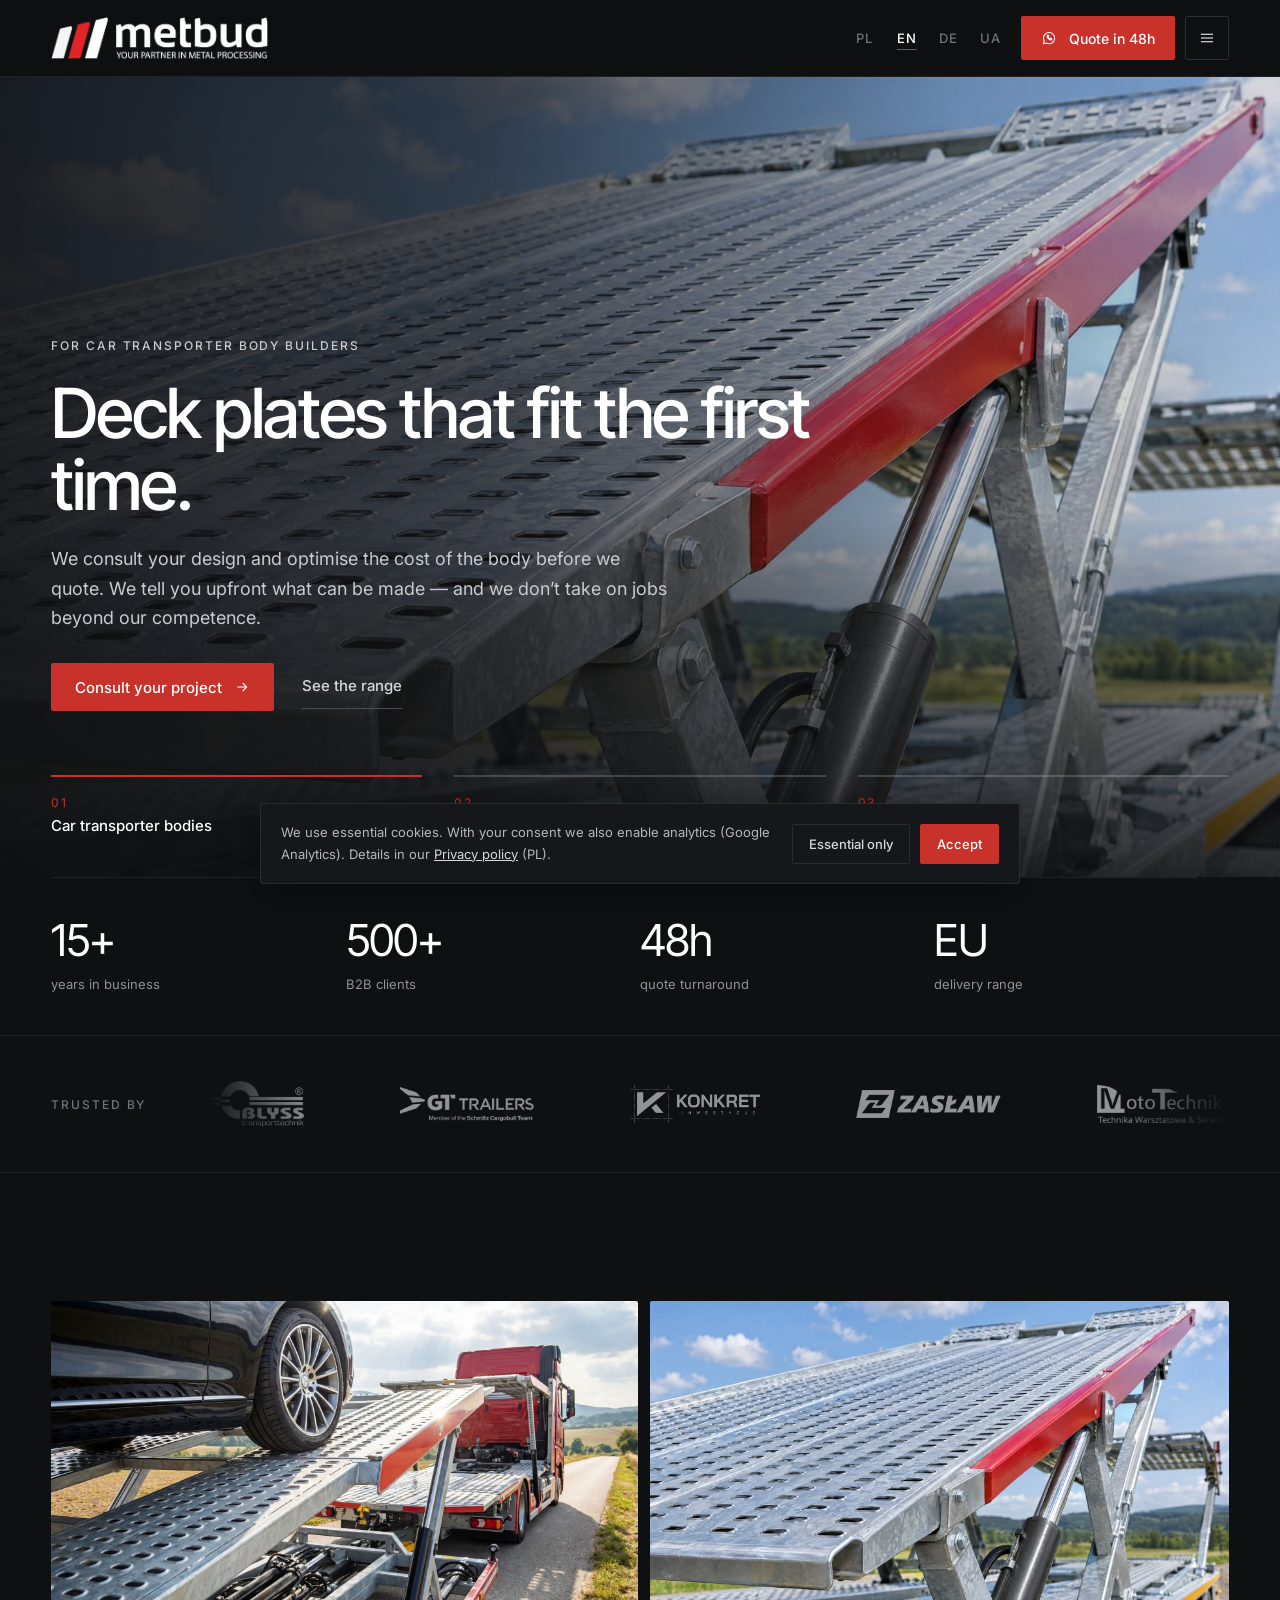
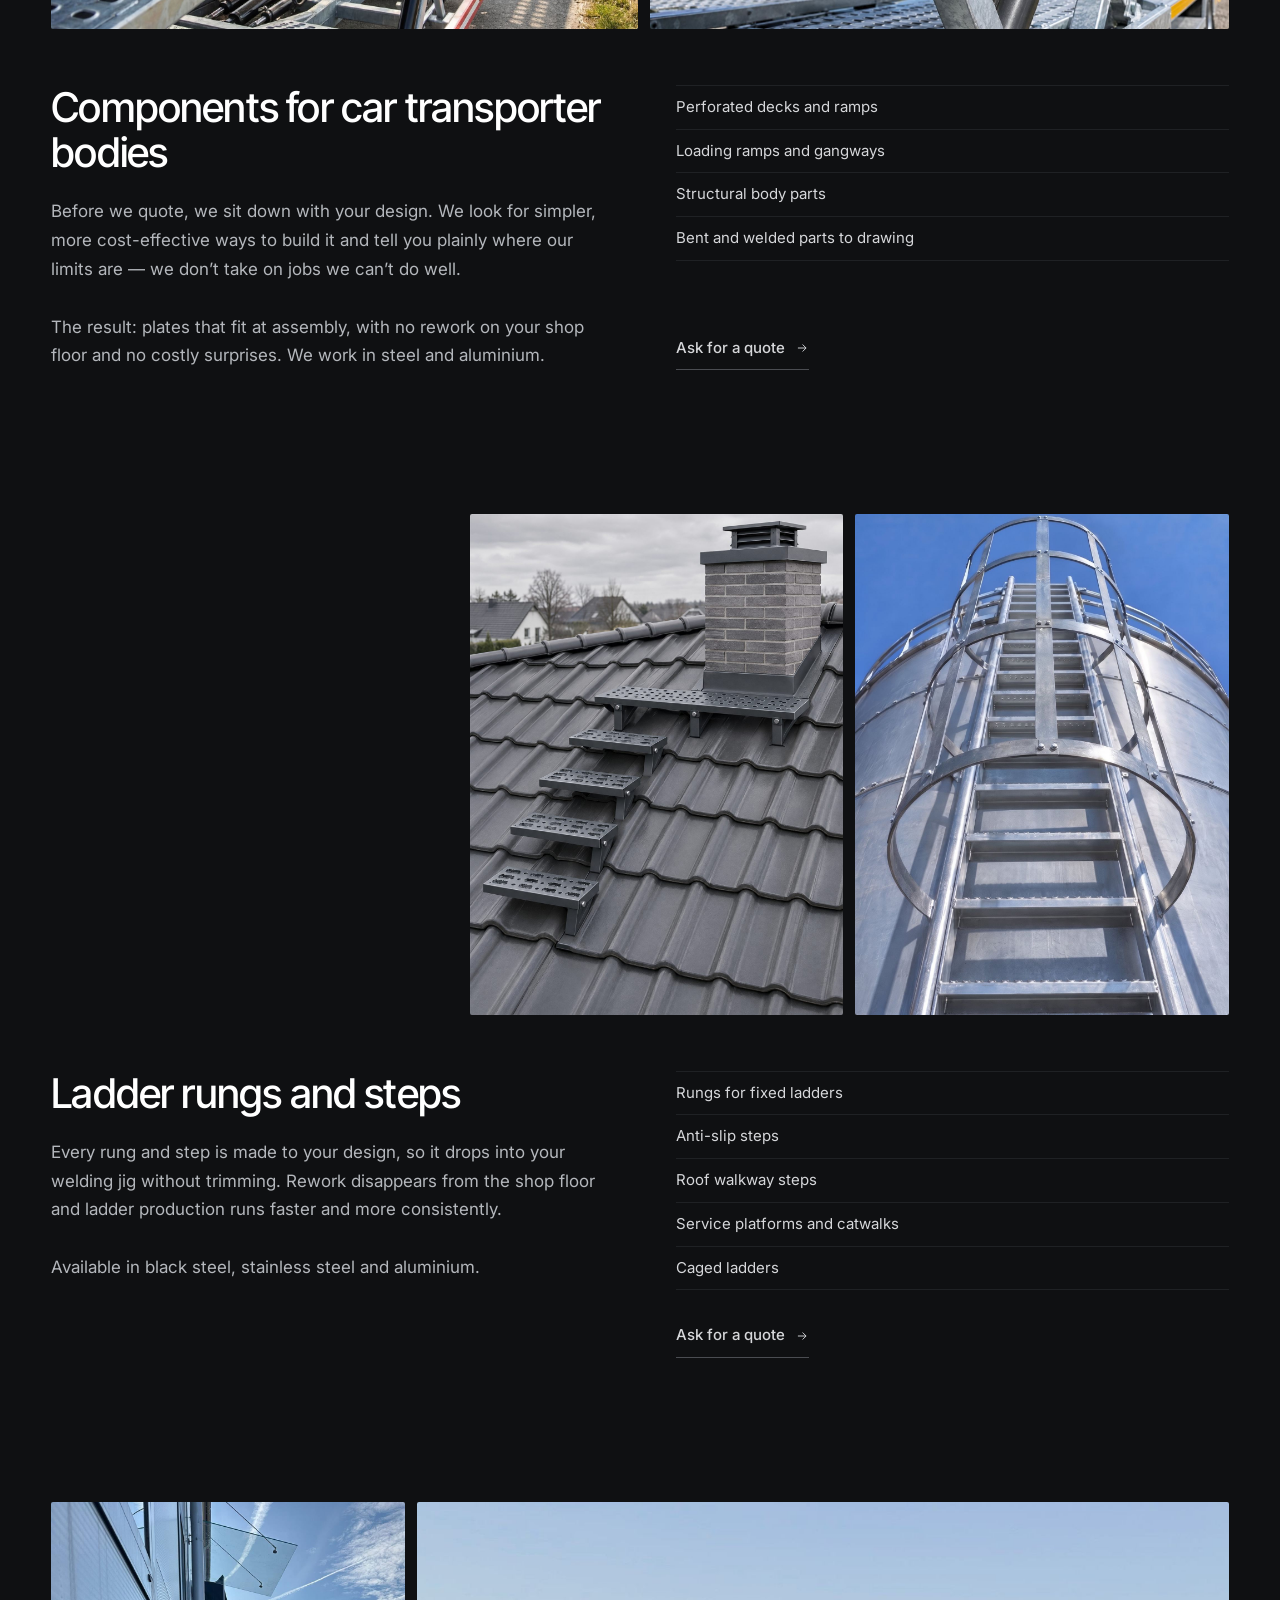
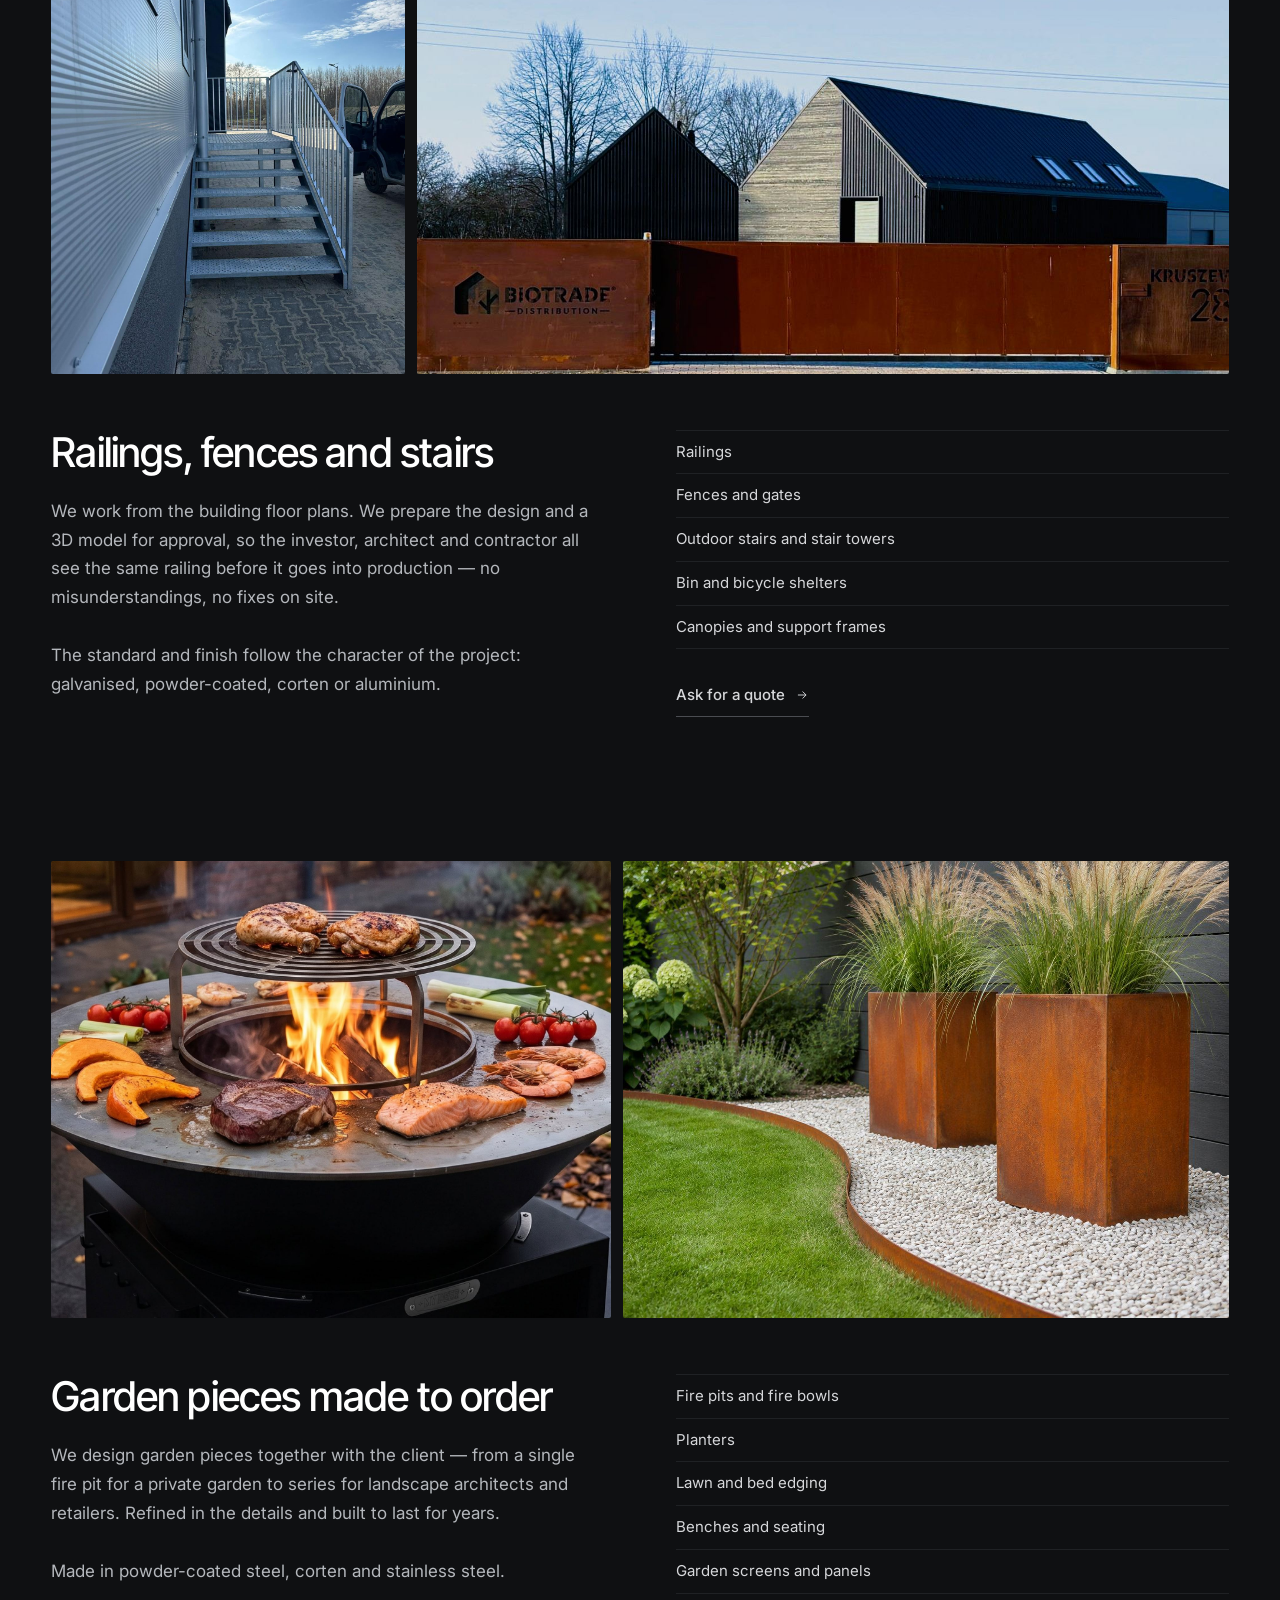
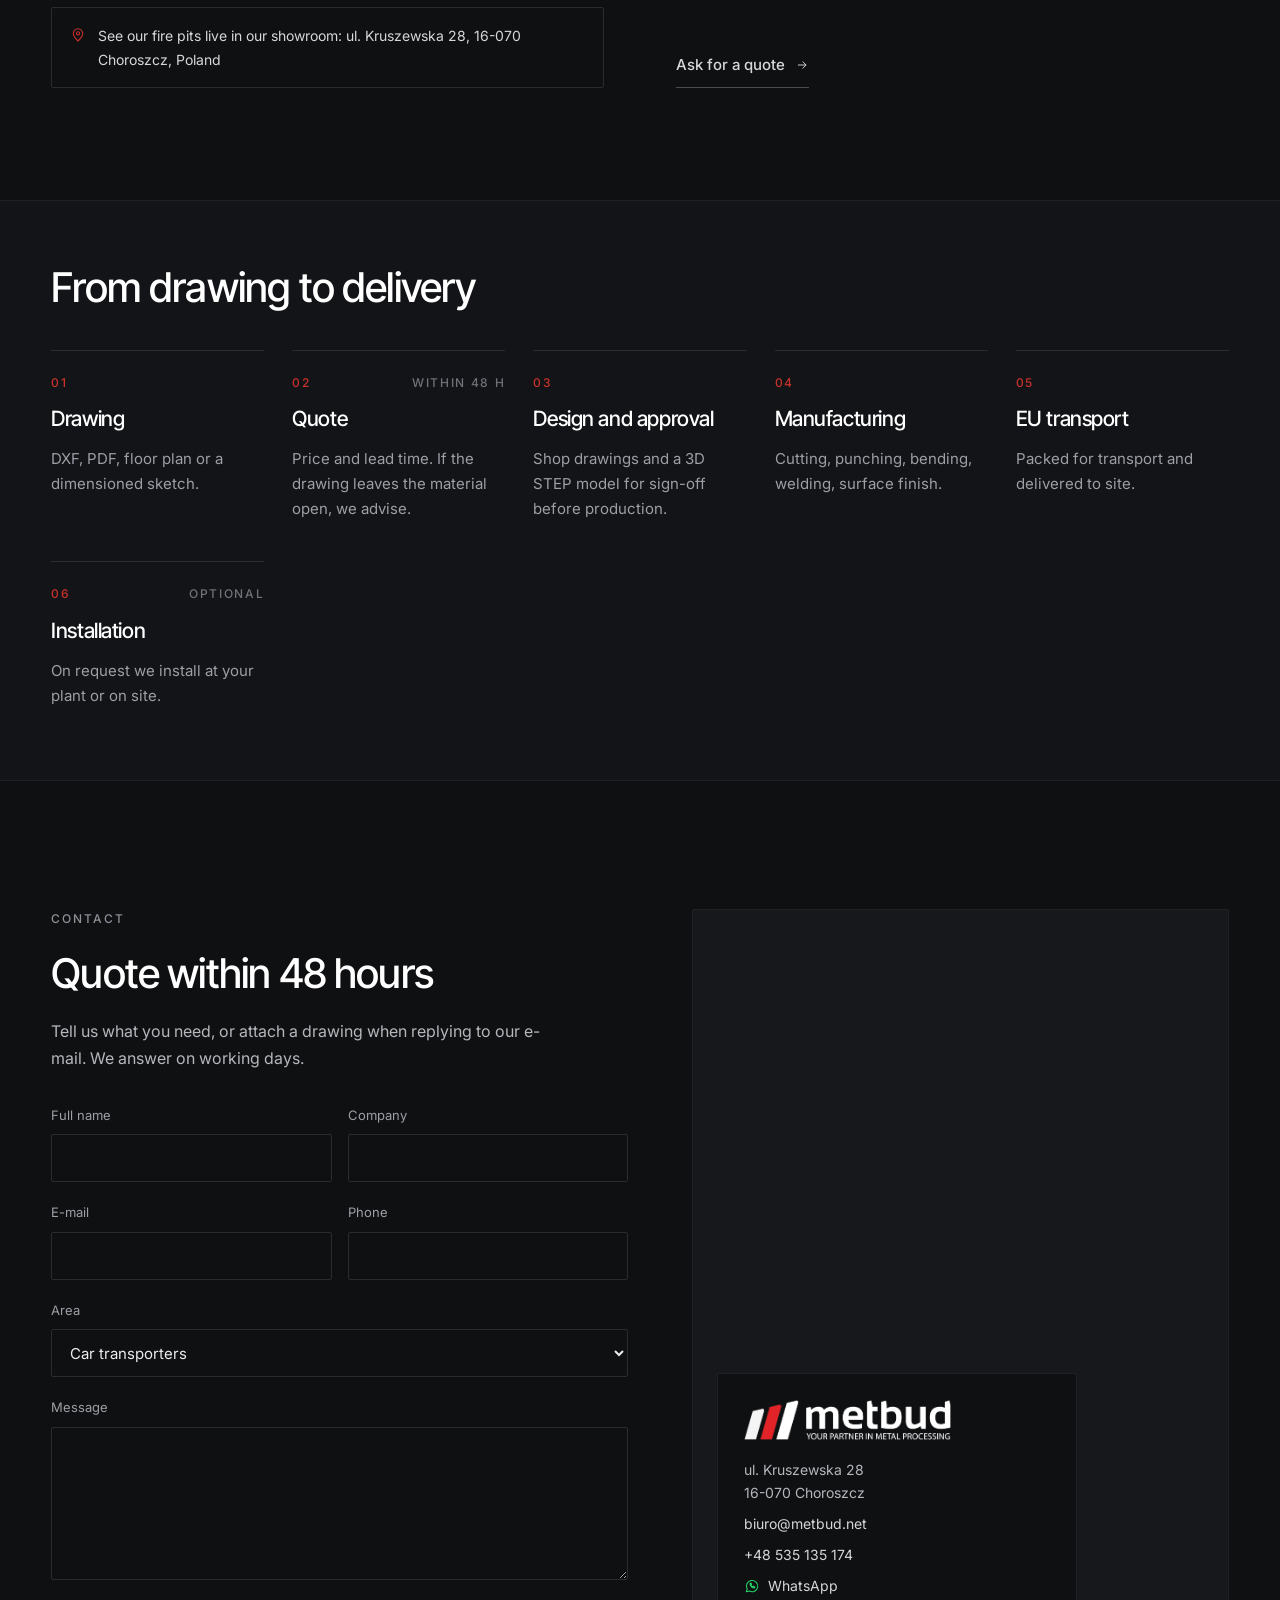
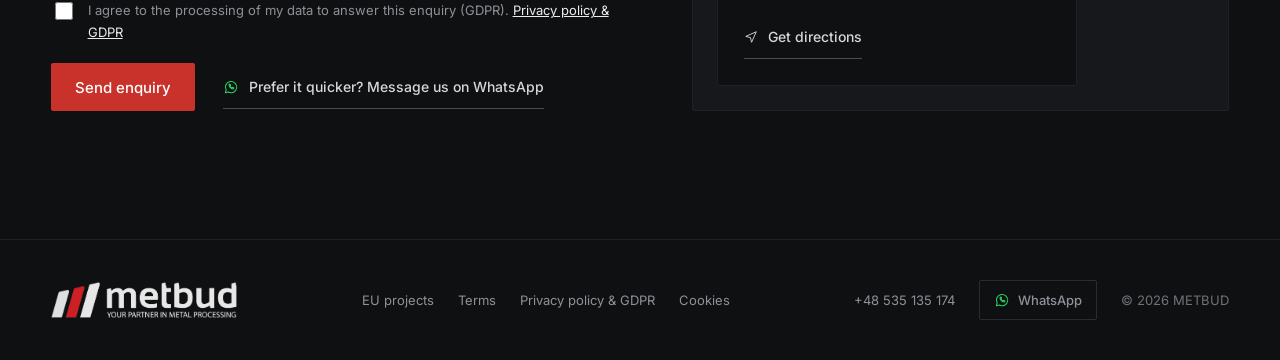
<file: index.html>
<!DOCTYPE html>
<html lang="pl">
<head>
  <meta charset="UTF-8"/>
  <!-- Google Analytics (G-5EXLF744RL) z Consent Mode: analityka uruchamia się dopiero po zgodzie w pasku cookies -->
  <script>
    window.dataLayer = window.dataLayer || [];
    function gtag(){dataLayer.push(arguments);}
    gtag('consent', 'default', {analytics_storage:'denied', ad_storage:'denied', ad_user_data:'denied', ad_personalization:'denied'});
    try { var c = JSON.parse(localStorage.getItem('metbud_consent_v1') || 'null');
      if (c) gtag('consent', 'update', {analytics_storage: c.analytics ? 'granted' : 'denied', ad_storage: c.marketing ? 'granted' : 'denied', ad_user_data: c.marketing ? 'granted' : 'denied', ad_personalization: c.marketing ? 'granted' : 'denied'}); } catch(e) {}
  </script>
  <script async src="https://www.googletagmanager.com/gtag/js?id=G-5EXLF744RL"></script>
  <script>gtag('js', new Date()); gtag('config', 'G-5EXLF744RL');</script>
  <meta name="viewport" content="width=device-width,initial-scale=1"/>
  <title>METBUD — stal i aluminium na wymiar | lawety, szczeble, balustrady</title>
  <meta name="description" content="METBUD — komponenty do zabudów autotransporterów, szczeble drabinowe i stopnie, balustrady, ogrodzenia i schody oraz akcesoria ogrodowe. Projekt, wycena w 48 h, produkcja i dostawa w UE."/>
  <link rel="canonical" href="https://www.metbud.net/"/>
  <meta property="og:title" content="METBUD — stal i aluminium na wymiar"/>
  <meta property="og:description" content="Projekt, wycena w 48 h, produkcja i dostawa w całej UE."/>
  <meta property="og:image" content="https://www.metbud.net/img/lawety-poklad.jpg"/>
  <link rel="icon" type="image/png" sizes="32x32" href="favicon-32.png"/>
  <link rel="icon" type="image/png" sizes="192x192" href="favicon-192.png"/>
  <link rel="apple-touch-icon" href="apple-touch-icon.png"/>
  <link rel="preconnect" href="https://fonts.googleapis.com"/>
  <link rel="preconnect" href="https://fonts.gstatic.com" crossorigin/>
  <link href="https://fonts.googleapis.com/css2?family=Inter:wght@400;500;600&family=Inter+Tight:wght@400;500;600&display=swap" rel="stylesheet"/>
  <link rel="stylesheet" href="assets/site.css?v=20261117c"/>
  <script src="https://www.google.com/recaptcha/api.js?render=6Lc7iJosAAAAANJrTwhUwgh5ShpbqTwcuyPY5LGL" async defer></script>
</head>
<body>
<a class="skip" href="#main">Przejdź do treści</a>

<svg width="0" height="0" style="position:absolute" aria-hidden="true">
  <symbol id="i-wa" viewBox="0 0 24 24"><g fill="none" stroke="#25D366" stroke-width="1.6" stroke-linejoin="round"><path d="M3.5 20.5l1.3-4A8.5 8.5 0 1 1 8 19.6z"/><path d="M9 8.6c0 3 3.4 6.4 6.4 6.4l1-1.5-2-1-1 1c-1-.4-2.6-2-3-3l1-1-1-2z"/></g></symbol>
  <symbol id="i-arr" viewBox="0 0 24 24"><path d="M5 12h14M13 6l6 6-6 6" fill="none" stroke="currentColor" stroke-width="1.6"/></symbol>
</svg>

<header class="hdr">
  <div class="wrap hdr-in">
    <a href="#top" class="hdr-logo" aria-label="METBUD"><picture><source media="(max-width: 640px)" srcset="img/metbud-znak.png"/><img src="img/metbud-logo-tagline.png" alt="METBUD — Your partner in metal processing" width="946" height="183"/></picture></a>
    <nav class="nav" id="nav" aria-label="Menu">
      <a href="#lawety" data-i="nav1">Autotransportery</a>
      <a href="#szczeble" data-i="nav2">Drabiny i szczeble</a>
      <a href="#balustrady" data-i="nav3">Dla deweloperów</a>
      <a href="#ogrod" data-i="nav5">Do ogrodu</a>
      <a href="#kontakt" data-i="nav4">Kontakt</a>
      <div class="langs nav-langs" role="group" aria-label="Język / Language">
        <button type="button" data-lang="PL" aria-pressed="true">PL</button>
        <button type="button" data-lang="EN" aria-pressed="false">EN</button>
        <button type="button" data-lang="DE" aria-pressed="false">DE</button>
        <button type="button" data-lang="UA" aria-pressed="false">UA</button>
      </div>
    </nav>
    <div class="hdr-actions">
      <div class="langs" role="group" aria-label="Język / Language">
        <button type="button" data-lang="PL" aria-pressed="true">PL</button>
        <button type="button" data-lang="EN" aria-pressed="false">EN</button>
        <button type="button" data-lang="DE" aria-pressed="false">DE</button>
        <button type="button" data-lang="UA" aria-pressed="false">UA</button>
      </div>
      <a href="https://wa.me/48535135174" target="_blank" rel="noopener" class="btn btn-wa" aria-label="Wycena 48h — WhatsApp"><svg class="ico-wa" viewBox="0 0 24 24" aria-hidden="true"><g fill="none" stroke="#FFFFFF" stroke-width="1.6" stroke-linejoin="round"><path d="M3.5 20.5l1.3-4A8.5 8.5 0 1 1 8 19.6z"/><path d="M9 8.6c0 3 3.4 6.4 6.4 6.4l1-1.5-2-1-1 1c-1-.4-2.6-2-3-3l1-1-1-2z"/></g></svg><span data-i="cta">Wycena 48h</span></a>
      <button type="button" class="burger" id="burger" aria-expanded="false" aria-controls="nav" aria-label="Menu">
        <svg width="18" height="18" viewBox="0 0 24 24" aria-hidden="true"><path d="M4 7h16M4 12h16M4 17h16" stroke="currentColor" stroke-width="1.6"/></svg>
      </button>
    </div>
  </div>
</header>

<main id="main">

<!-- HERO: slider z USP dla trzech branż -->
<section id="top" class="hero" aria-roledescription="carousel">
  <img class="hero-img on" src="img/lawety-poklad.jpg" alt="" style="object-position:center 55%" data-i-alt="hero.0.alt"/>
  <img class="hero-img" src="img/balustrady-schody.jpg" alt="" style="object-position:center 62%" data-i-alt="hero.1.alt" loading="lazy"/>
  <img class="hero-img" src="img/szczeble-drabina.jpg" alt="" style="object-position:center 40%" data-i-alt="hero.2.alt" loading="lazy"/>
  <div class="hero-sh1"></div><div class="hero-sh2"></div>
  <div class="wrap hero-in">
    <div class="slides">
      <div class="slide on" id="slide-0" role="tabpanel" aria-labelledby="tab-0">
        <div class="label" data-i="hero.0.for">Dla producentów zabudów autotransporterów</div>
        <h1 data-i="hero.0.h">Blachy, które pasują za pierwszym razem.</h1>
        <p data-i="hero.0.p">Konsultujemy projekt i optymalizujemy koszt zabudowy, zanim przygotujemy wycenę. Mówimy wprost, co da się wykonać — i nie bierzemy zleceń, które wykraczają poza nasze kompetencje.</p>
        <div class="slide-cta"><a href="#kontakt" class="btn"><span data-i="hero.0.cta">Skonsultuj projekt</span><svg width="16" height="16" aria-hidden="true"><use href="#i-arr"/></svg></a><a href="#lawety" class="lnk" data-i="cta3">Zobacz ofertę</a></div>
      </div>
      <div class="slide" id="slide-1" role="tabpanel" aria-labelledby="tab-1" aria-hidden="true">
        <div class="label" data-i="hero.1.for">Dla deweloperów i generalnych wykonawców</div>
        <h2 class="h1like" style="max-width:900px;font-size:clamp(38px,5.4vw,84px);line-height:1.04;letter-spacing:-.03em" data-i="hero.1.h">Bez niedopowiedzeń między projektem a budową.</h2>
        <p data-i="hero.1.p">Z rzutów budynku przygotowujemy projekt balustrad, schodów i klatek schodowych oraz model 3D (STEP) do akceptacji. Wszyscy widzą to samo, zanim cokolwiek trafi do produkcji.</p>
        <div class="slide-cta"><a href="#kontakt" class="btn" tabindex="-1"><span data-i="hero.1.cta">Wyślij rzuty budynku</span><svg width="16" height="16" aria-hidden="true"><use href="#i-arr"/></svg></a><a href="#balustrady" class="lnk" tabindex="-1" data-i="cta3">Zobacz ofertę</a></div>
      </div>
      <div class="slide" id="slide-2" role="tabpanel" aria-labelledby="tab-2" aria-hidden="true">
        <div class="label" data-i="hero.2.for">Dla producentów drabin, podestów i zbiorników</div>
        <h2 style="max-width:900px;font-size:clamp(38px,5.4vw,84px);line-height:1.04;letter-spacing:-.03em" data-i="hero.2.h">Stopnie gotowe pod Twój szablon spawalniczy.</h2>
        <p data-i="hero.2.p">Szczeble i stopnie robimy na wymiar Twojego projektu. Dojeżdżają gotowe do montażu — bez docinania i obróbki na hali, więc produkcja drabin idzie szybciej.</p>
        <div class="slide-cta"><a href="#kontakt" class="btn" tabindex="-1"><span data-i="hero.2.cta">Wyślij rysunek</span><svg width="16" height="16" aria-hidden="true"><use href="#i-arr"/></svg></a><a href="#szczeble" class="lnk" tabindex="-1" data-i="cta3">Zobacz ofertę</a></div>
      </div>
    </div>
    <div class="tabs" role="tablist" aria-label="Branże">
      <button type="button" class="tab" role="tab" id="tab-0" aria-controls="slide-0" aria-selected="true"><span class="n">01</span><span class="t" data-i="hero.0.tab">Zabudowy autotransporterów</span></button>
      <button type="button" class="tab" role="tab" id="tab-1" aria-controls="slide-1" aria-selected="false"><span class="n">02</span><span class="t" data-i="hero.1.tab">Balustrady dla deweloperów</span></button>
      <button type="button" class="tab" role="tab" id="tab-2" aria-controls="slide-2" aria-selected="false"><span class="n">03</span><span class="t" data-i="hero.2.tab">Szczeble i stopnie</span></button>
    </div>
  </div>
</section>

<!-- STATS -->
<section class="stats" aria-label="METBUD w liczbach">
  <div class="wrap stats-g">
    <div class="stat"><b data-i="stats.0.n">15+</b><span data-i="stats.0.l">lat na rynku</span></div>
    <div class="stat"><b data-i="stats.1.n">500+</b><span data-i="stats.1.l">klientów B2B</span></div>
    <div class="stat"><b data-i="stats.2.n">48h</b><span data-i="stats.2.l">czas wyceny</span></div>
    <div class="stat"><b data-i="stats.3.n">UE</b><span data-i="stats.3.l">zasięg dostaw</span></div>
  </div>
</section>

<!-- PARTNERS -->
<section class="partners" aria-labelledby="trust-lbl">
  <div class="wrap partners-in">
    <div class="label" id="trust-lbl" data-i="trust">Zaufali nam</div>
    <div class="marquee">
      <ul id="logos">
        <li><img src="img/partnerzy/blyss.png" alt="Blyss Transporttechnik" style="height:46px"/></li>
        <li><img src="img/partnerzy/gt-trailers.png" alt="GT Trailers" style="height:34px"/></li>
        <li><img src="img/partnerzy/konkret.png" alt="Konkret Inwestycje" style="height:38px"/></li>
        <li><img src="img/partnerzy/zaslaw.png" alt="Zasław" style="height:28px"/></li>
        <li><img src="img/partnerzy/mototechnik.png" alt="MotoTechnik" style="height:38px"/></li>
        <li><img src="img/partnerzy/biotrade.png" alt="Biotrade Distribution" style="height:34px"/></li>
        <li><img src="img/partnerzy/m-development.png" alt="M Development" style="height:28px"/></li>
        <li><img src="img/partnerzy/mydeer.png" alt="My Deer" style="height:34px"/></li>
      </ul>
    </div>
  </div>
</section>

<!-- OFERTA: LAWETY -->
<section id="lawety" class="offer wrap" aria-labelledby="h-lawety">
  <div class="offer-row">
    <div class="pics" style="flex:0 1 1792px">
      <div class="pic" style="flex:1.791 1 0;aspect-ratio:1.791"><img src="img/lawety-najazd.jpg" alt="Perforowany najazd autotransportera z kołem auta na pokładzie" data-i-alt="o1.alt1" loading="lazy"/></div>
      <div class="pic" style="flex:1.768 1 0;aspect-ratio:1.768"><img src="img/lawety-poklad.jpg" alt="Zbliżenie podniesionego pokładu autotransportera z ocynkowanych blach perforowanych z giętą krawędzią" data-i-alt="o1.alt2" loading="lazy"/></div>
    </div>
    <div class="offer-txt">
      <div class="offer-a">
        <h2 class="h2" id="h-lawety" data-i="o1.title">Komponenty do zabudów autotransporterów</h2>
        <p style="white-space:pre-line" data-i="o1.lead">Zanim przygotujemy wycenę, siadamy do projektu. Sprawdzamy, co da się wykonać prościej i taniej, i mówimy wprost, gdzie są granice naszych możliwości — dlatego nie bierzemy zleceń, których nie zrobimy dobrze.

Efekt: blachy pasują przy montażu, bez poprawek na hali i bez kosztownych niespodzianek. Pracujemy w stali i aluminium.</p>
      </div>
      <div class="offer-b">
        <ul class="items" data-list="o1.items">
          <li>Pokłady i najazdy z blach perforowanych</li><li>Rampy i trapy</li><li>Elementy konstrukcyjne zabudowy</li><li>Części gięte i spawane na rysunek</li>
        </ul>
        <a href="#kontakt" class="lnk" data-seg="Autotransportery"><span data-i="ask">Zapytaj o wycenę</span><svg width="14" height="14" aria-hidden="true"><use href="#i-arr"/></svg></a>
      </div>
    </div>
  </div>
</section>

<!-- OFERTA: SZCZEBLE -->
<section id="szczeble" class="offer rev wrap" aria-labelledby="h-szczeble">
  <div class="offer-row">
    <div class="pics" style="flex:0 1 759px">
      <div class="pic" style="flex:.7467 1 0;aspect-ratio:.7467"><img src="img/szczeble-stopnie-dach.jpg" alt="Stopnie kominiarskie i ława kominiarska z blachy antypoślizgowej na dachu przy kominie" data-i-alt="o2.alt1" loading="lazy"/></div>
      <div class="pic" style="flex:.7467 1 0;aspect-ratio:.7467"><img src="img/szczeble-drabina.jpg" alt="Przemysłowa drabina z koszem i tłoczonymi szczeblami antypoślizgowymi na silosie" data-i-alt="o2.alt2" loading="lazy"/></div>
    </div>
    <div class="offer-txt">
      <div class="offer-a">
        <h2 class="h2" id="h-szczeble" data-i="o2.title">Szczeble drabinowe i stopnie</h2>
        <p style="white-space:pre-line" data-i="o2.lead">Każdy szczebel i stopień robimy na wymiar Twojego projektu, tak by pasował do szablonu spawalniczego bez docinania. Na hali odpada obróbka, a produkcja drabin idzie szybciej i powtarzalnie.

Wykonujemy je ze stali czarnej, nierdzewnej i aluminium.</p>
      </div>
      <div class="offer-b">
        <ul class="items" data-list="o2.items">
          <li>Szczeble do drabin pionowych</li><li>Stopnie antypoślizgowe</li><li>Stopnie kominiarskie</li><li>Podesty i kładki serwisowe</li><li>Drabiny z koszem</li>
        </ul>
        <a href="#kontakt" class="lnk" data-seg="Drabiny i szczeble"><span data-i="ask">Zapytaj o wycenę</span><svg width="14" height="14" aria-hidden="true"><use href="#i-arr"/></svg></a>
      </div>
    </div>
  </div>
</section>

<!-- OFERTA: BALUSTRADY -->
<section id="balustrady" class="offer wrap" aria-labelledby="h-balustrady">
  <div class="offer-row">
    <div class="pics" style="flex:0 1 1248px">
      <div class="pic" style="flex:.75 1 0;aspect-ratio:.75"><img src="img/balustrady-schody.jpg" alt="Ocynkowane schody zewnętrzne z balustradą przy budynku" data-i-alt="o3.alt1" loading="lazy"/></div>
      <div class="pic" style="flex:1.723 1 0;aspect-ratio:1.723"><img src="img/balustrady-ogrodzenie.jpg" alt="Ogrodzenie i brama przesuwna ze stali corten" data-i-alt="o3.alt2" loading="lazy"/></div>
    </div>
    <div class="offer-txt">
      <div class="offer-a">
        <h2 class="h2" id="h-balustrady" data-i="o3.title">Balustrady, ogrodzenia i schody</h2>
        <p style="white-space:pre-line" data-i="o3.lead">Pracujemy na rzutach budynku. Przygotowujemy projekt i model 3D do akceptacji, więc inwestor, architekt i wykonawca widzą tę samą balustradę, zanim trafi do produkcji — bez niedopowiedzeń i poprawek na budowie.

Standard i wykończenie dobieramy do charakteru inwestycji: stal ocynkowana, malowana proszkowo, corten lub aluminium.</p>
      </div>
      <div class="offer-b">
        <ul class="items" data-list="o3.items">
          <li>Balustrady</li><li>Ogrodzenia i bramy</li><li>Schody zewnętrzne i klatki schodowe</li><li>Wiaty śmietnikowe i rowerowe</li><li>Daszki i konstrukcje wsporcze</li>
        </ul>
        <a href="#kontakt" class="lnk" data-seg="Dla deweloperów i GW"><span data-i="ask">Zapytaj o wycenę</span><svg width="14" height="14" aria-hidden="true"><use href="#i-arr"/></svg></a>
      </div>
    </div>
  </div>
</section>

<!-- OFERTA: OGRÓD -->
<section id="ogrod" class="offer rev wrap" aria-labelledby="h-ogrod">
  <div class="offer-row">
    <div class="pics" style="flex:0 1 1442px">
      <div class="pic" style="flex:1.226 1 0;aspect-ratio:1.226"><img src="img/ogrod-palenisko.jpg" alt="Palenisko MyDeer z płytą grillową i rusztem, z ogniem i potrawami na płycie" data-i-alt="o4.alt1" loading="lazy"/></div>
      <div class="pic" style="flex:1.327 1 0;aspect-ratio:1.327"><img src="img/ogrod-donice.jpg" alt="Donice i obrzeże trawnika z cortenu w nowoczesnym ogrodzie" data-i-alt="o4.alt2" loading="lazy"/></div>
    </div>
    <div class="offer-txt">
      <div class="offer-a">
        <h2 class="h2" id="h-ogrod" data-i="o4.title">Akcesoria ogrodowe na zamówienie</h2>
        <p style="white-space:pre-line" data-i="o4.lead">Elementy ogrodowe projektujemy razem z klientem — od pojedynczego paleniska do prywatnego ogrodu po serie dla architektów krajobrazu i sklepów. Dopracowane w detalu i robione z myślą o latach użytkowania.

Wykonujemy je ze stali malowanej proszkowo, cortenu i stali nierdzewnej.</p>
        <div class="note"><svg width="16" height="16" viewBox="0 0 24 24" fill="none" stroke="#C8322B" stroke-width="1.6" aria-hidden="true" style="flex:none;margin-top:3px"><path d="M12 21s-7-6.2-7-11.5A7 7 0 0 1 19 9.5C19 14.8 12 21 12 21z"/><circle cx="12" cy="9.5" r="2.5"/></svg><span data-i="o4.note">Paleniska zobaczysz na żywo w naszym showroomie: ul. Kruszewska 28, 16-070 Choroszcz</span></div>
      </div>
      <div class="offer-b">
        <ul class="items" data-list="o4.items">
          <li>Paleniska i misy ogniowe</li><li>Donice</li><li>Obrzeża trawnikowe i rabatowe</li><li>Ławy i siedziska</li><li>Osłony i panele ogrodowe</li>
        </ul>
        <a href="#kontakt" class="lnk" data-seg="Do ogrodu"><span data-i="ask">Zapytaj o wycenę</span><svg width="14" height="14" aria-hidden="true"><use href="#i-arr"/></svg></a>
      </div>
    </div>
  </div>
</section>

<!-- PROCES -->
<section class="process" aria-labelledby="h-proc">
  <div class="wrap">
    <h2 class="h2" id="h-proc" data-i="procH">Od rysunku do dostawy</h2>
    <ol class="steps">
      <li class="step"><div class="step-top"><span class="n">01</span><span class="tm" data-i="proc.0.time"></span></div><h3 data-i="proc.0.h">Rysunek</h3><p data-i="proc.0.d">DXF, PDF, rzut budynku lub szkic z wymiarami.</p></li>
      <li class="step"><div class="step-top"><span class="n">02</span><span class="tm" data-i="proc.1.time">do 48 h</span></div><h3 data-i="proc.1.h">Wycena</h3><p data-i="proc.1.d">Cena i termin. Jeśli rysunek nie określa materiału — doradzimy.</p></li>
      <li class="step"><div class="step-top"><span class="n">03</span><span class="tm" data-i="proc.2.time"></span></div><h3 data-i="proc.2.h">Projekt i akceptacja</h3><p data-i="proc.2.d">Projekt warsztatowy i model 3D (STEP) do zatwierdzenia przed produkcją.</p></li>
      <li class="step"><div class="step-top"><span class="n">04</span><span class="tm" data-i="proc.3.time"></span></div><h3 data-i="proc.3.h">Wykonanie</h3><p data-i="proc.3.d">Cięcie, perforacja, gięcie, spawanie, wykończenie powierzchni.</p></li>
      <li class="step"><div class="step-top"><span class="n">05</span><span class="tm" data-i="proc.4.time"></span></div><h3 data-i="proc.4.h">Transport UE</h3><p data-i="proc.4.d">Pakowanie pod transport i dostawa na miejsce.</p></li>
      <li class="step"><div class="step-top"><span class="n">06</span><span class="tm" data-i="proc.5.time">opcjonalnie</span></div><h3 data-i="proc.5.h">Montaż</h3><p data-i="proc.5.d">Na życzenie montujemy u klienta lub na budowie.</p></li>
    </ol>
  </div>
</section>

<!-- KONTAKT: formularz (mail.php, bez zmian w konfiguracji) + mapa -->
<section id="kontakt" class="contact wrap" aria-labelledby="h-kontakt">
  <div class="contact-row">
    <div class="contact-a">
      <div class="label" data-i="nav4">Kontakt</div>
      <h2 class="h2" id="h-kontakt" data-i="formH">Wycena w 48 godzin</h2>
      <p data-i="formP">Opisz, czego potrzebujesz, lub dołącz rysunek w odpowiedzi na nasz e-mail. Odpowiadamy w dni robocze.</p>
      <form id="cform" class="form" onsubmit="submitForm(event)" novalidate>
        <label class="ff"><span data-i="fName">Imię i nazwisko</span><input type="text" name="name" autocomplete="name" required/></label>
        <label class="ff"><span data-i="fCompany">Firma</span><input type="text" name="company" autocomplete="organization" required/></label>
        <label class="ff"><span>E-mail</span><input type="email" name="email" autocomplete="email" required/></label>
        <label class="ff"><span data-i="fPhone">Telefon</span><input type="tel" name="phone" autocomplete="tel"/></label>
        <label class="ff full"><span data-i="fSeg">Obszar</span>
          <select name="subject" id="f-subject">
            <option value="Autotransportery" data-i="o1.tag">Autotransportery</option>
            <option value="Drabiny i szczeble" data-i="o2.tag">Drabiny i szczeble</option>
            <option value="Dla deweloperów i GW" data-i="o3.tag">Dla deweloperów i GW</option>
            <option value="Do ogrodu" data-i="o4.tag">Do ogrodu</option>
          </select>
        </label>
        <input type="text" name="_gotcha" tabindex="-1" autocomplete="off" aria-hidden="true" style="position:absolute;left:-9999px;width:1px;height:1px" />
        <label class="ff full"><span data-i="fMsg">Wiadomość</span><textarea name="message" rows="5" required></textarea></label>
        <label class="consent"><input type="checkbox" name="rodo" value="tak" required/><span><span data-i="fRodo">Wyrażam zgodę na przetwarzanie danych w celu udzielenia odpowiedzi (RODO).</span> <a href="polityka-prywatnosci/" data-i="privacy">Polityka prywatności i RODO</a></span></label>
        <div class="form-actions">
          <button type="submit" class="btn form-btn" data-i="fSend">Wyślij zapytanie</button>
          <a href="https://wa.me/48535135174" target="_blank" rel="noopener" class="lnk" style="font-size:14px"><svg class="ico-wa" aria-hidden="true"><use href="#i-wa"/></svg><span data-i="waAlt">Wolisz szybciej? Napisz na WhatsApp</span></a>
        </div>
      </form>
    </div>
    <div class="map">
      <iframe src="https://maps.google.com/maps?q=Kruszewska+28,+16-070+Choroszcz&output=embed&z=15" allowfullscreen loading="lazy" referrerpolicy="no-referrer-when-downgrade" title="METBUD — mapa dojazdu: Kruszewska 28, Choroszcz"></iframe>
      <div class="map-card">
        <img src="img/metbud-logo-tagline.png" alt="METBUD — Your partner in metal processing" width="946" height="183"/>
        <div style="color:var(--muted)">ul. Kruszewska 28<br/>16-070 Choroszcz</div>
        <a href="mailto:biuro@metbud.net">biuro@metbud.net</a>
        <a href="tel:+48535135174">+48 535 135 174</a>
        <a href="https://wa.me/48535135174" target="_blank" rel="noopener" style="display:inline-flex;align-items:center;gap:8px"><svg class="ico-wa" aria-hidden="true"><use href="#i-wa"/></svg>WhatsApp</a>
        <a href="https://www.google.com/maps/dir/?api=1&destination=Kruszewska+28,+16-070+Choroszcz" target="_blank" rel="noopener" class="lnk"><svg width="14" height="14" viewBox="0 0 24 24" fill="none" stroke="currentColor" stroke-width="1.6" aria-hidden="true"><path d="M3 11l18-8-8 18-2-8-8-2z"/></svg><span data-i="route">Prowadź do nas</span></a>
      </div>
    </div>
  </div>
</section>

</main>

<footer class="ftr">
  <div class="wrap ftr-in">
    <img src="img/metbud-logo-tagline.png" alt="METBUD — Your partner in metal processing" width="946" height="183"/>
    <div class="ftr-links">
      <a href="projekty/" data-i="eu">Projekty UE</a>
      <a href="regulamin/" data-i="terms">Regulamin</a>
      <a href="polityka-prywatnosci/" data-i="privacy">Polityka prywatności i RODO</a>
      <button type="button" class="ck-open">Cookies</button>
    </div>
    <div class="ftr-contact">
      <a href="tel:+48535135174">+48 535 135 174</a>
      <a href="https://wa.me/48535135174" target="_blank" rel="noopener" class="wa"><svg class="ico-wa" aria-hidden="true"><use href="#i-wa"/></svg>WhatsApp</a>
      <span>© <span id="yr">2026</span> METBUD</span>
    </div>
  </div>
</footer>

<div class="ck" id="ck" hidden role="region" aria-label="Cookies">
  <p id="ck-txt">Używamy niezbędnych plików cookies. Za Twoją zgodą włączymy też analitykę (Google Analytics). Szczegóły w <a href="polityka-prywatnosci/#cookies">Polityce prywatności</a>.</p>
  <div class="ck-btns"><button type="button" id="ck-no">Tylko niezbędne</button><button type="button" class="ck-yes" id="ck-yes">Akceptuję</button></div>
</div>

<script src="assets/i18n.js?v=20261117c"></script>
<script>
/* ── Język ─────────────────────────────────────── */
var T = window.METBUD_T, LANG = 'PL';
function get(o, path){ return path.split('.').reduce(function(a,k){ return a == null ? a : a[k]; }, o); }
var MSG = {
  PL:{sending:'Wysyłanie…', ok:'✓ Wysłano — odezwiemy się w ciągu 48 h', err:'Błąd — napisz na biuro@metbud.net', req:'Uzupełnij wymagane pola i zaznacz zgodę.', ck:'Używamy niezbędnych plików cookies. Za Twoją zgodą włączymy też analitykę (Google Analytics). Szczegóły w <a href="polityka-prywatnosci/#cookies">Polityce prywatności</a>.', ckNo:'Tylko niezbędne', ckYes:'Akceptuję'},
  EN:{sending:'Sending…', ok:'✓ Sent — we will reply within 48 h', err:'Error — please email biuro@metbud.net', req:'Please fill in the required fields and tick the consent.', ck:'We use essential cookies. With your consent we also enable analytics (Google Analytics). Details in our <a href="polityka-prywatnosci/#cookies">Privacy policy</a> (PL).', ckNo:'Essential only', ckYes:'Accept'},
  UA:{sending:'Надсилання…', ok:'✓ Надіслано — відповімо протягом 48 год', err:'Помилка — напишіть на biuro@metbud.net', req:'Заповніть обов’язкові поля та позначте згоду.', ck:'Ми використовуємо необхідні файли cookie. За вашою згодою вмикаємо також аналітику (Google Analytics). Деталі в <a href="polityka-prywatnosci/#cookies">Політиці конфіденційності</a> (PL).', ckNo:'Лише необхідні', ckYes:'Прийняти'},
  DE:{sending:'Wird gesendet…', ok:'✓ Gesendet — Antwort innerhalb von 48 h', err:'Fehler — bitte an biuro@metbud.net schreiben', req:'Bitte Pflichtfelder ausfüllen und Einwilligung bestätigen.', ck:'Wir verwenden notwendige Cookies. Mit Ihrer Einwilligung aktivieren wir auch Analysen (Google Analytics). Details in der <a href="polityka-prywatnosci/#cookies">Datenschutzerklärung</a> (PL).', ckNo:'Nur notwendige', ckYes:'Akzeptieren'}
};
function setLang(l){
  if (!T[l]) l = 'PL'; LANG = l; var t = T[l];
  document.documentElement.lang = l === 'UA' ? 'uk' : l.toLowerCase();
  document.querySelectorAll('[data-i]').forEach(function(el){ var v = get(t, el.getAttribute('data-i')); if (v != null) el.textContent = v; });
  document.querySelectorAll('[data-i-alt]').forEach(function(el){ var v = get(t, el.getAttribute('data-i-alt')); if (v != null) el.alt = v; });
  document.querySelectorAll('[data-list]').forEach(function(ul){ var arr = get(t, ul.getAttribute('data-list')); if (!arr) return;
    ul.innerHTML = ''; arr.forEach(function(s){ var li = document.createElement('li'); li.textContent = s; ul.appendChild(li); }); });
  document.querySelectorAll('.langs button').forEach(function(b){ b.setAttribute('aria-pressed', b.dataset.lang === l ? 'true' : 'false'); });
  document.getElementById('ck-txt').innerHTML = MSG[l].ck; document.getElementById('ck-no').textContent = MSG[l].ckNo; document.getElementById('ck-yes').textContent = MSG[l].ckYes;
  try { localStorage.setItem('metbud_lang', l); } catch(e){}
}
document.querySelectorAll('.langs button').forEach(function(b){ b.addEventListener('click', function(){ setLang(b.dataset.lang); }); });
(function(){ var l = null; try { l = localStorage.getItem('metbud_lang'); } catch(e){}
  if (!l) { var n = (navigator.language || 'pl').slice(0,2).toUpperCase(); l = n === 'DE' ? 'DE' : (n === 'PL' ? 'PL' : (n === 'UK' ? 'UA' : 'EN')); }
  if (l !== 'PL') setLang(l); })();

/* ── Slider USP ────────────────────────────────── */
(function(){
  var cur = 0, paused = false, imgs = document.querySelectorAll('.hero-img'), slides = document.querySelectorAll('.slide'), tabs = document.querySelectorAll('.tab');
  function show(i){ cur = i;
    imgs.forEach(function(el,k){ el.classList.toggle('on', k === i); });
    slides.forEach(function(el,k){ var on = k === i; el.classList.toggle('on', on); el.setAttribute('aria-hidden', on ? 'false' : 'true');
      el.querySelectorAll('a').forEach(function(a){ a.tabIndex = on ? 0 : -1; }); });
    tabs.forEach(function(el,k){ el.setAttribute('aria-selected', k === i ? 'true' : 'false'); }); }
  tabs.forEach(function(el,k){ el.addEventListener('click', function(){ paused = true; show(k); }); });
  if (!window.matchMedia('(prefers-reduced-motion: reduce)').matches)
    setInterval(function(){ if (!paused && !document.hidden) show((cur + 1) % slides.length); }, 8000);
})();

/* ── Logotypy: duplikat listy dla płynnej pętli ── */
(function(){ var ul = document.getElementById('logos'); ul.innerHTML += ul.innerHTML.replace(/<img /g, '<img aria-hidden="true" '); })();

/* ── Menu mobilne + aktywna sekcja ─────────────── */
(function(){
  var b = document.getElementById('burger'), nav = document.getElementById('nav');
  b.addEventListener('click', function(){ var o = nav.classList.toggle('open'); b.setAttribute('aria-expanded', o ? 'true' : 'false'); });
  nav.querySelectorAll('a').forEach(function(a){ a.addEventListener('click', function(){ nav.classList.remove('open'); b.setAttribute('aria-expanded','false'); }); });
  var links = nav.querySelectorAll('a[href^="#"]');
  var io = new IntersectionObserver(function(es){ es.forEach(function(e){ if (e.isIntersecting) links.forEach(function(a){ a.classList.toggle('on', a.getAttribute('href') === '#' + e.target.id); }); }); }, {rootMargin:'-40% 0px -55% 0px'});
  ['lawety','szczeble','balustrady','ogrod','kontakt'].forEach(function(id){ var s = document.getElementById(id); if (s) io.observe(s); });
  /* „Zapytaj o wycenę” ustawia obszar w formularzu */
  document.querySelectorAll('[data-seg]').forEach(function(a){ a.addEventListener('click', function(){ document.getElementById('f-subject').value = a.dataset.seg; }); });
  document.getElementById('yr').textContent = new Date().getFullYear();
})();

/* ── Formularz: Formspree + reCAPTCHA v3 (konfiguracja jak dotychczas) ── */
var FORMSPREE = 'https://formspree.io/f/xwvwpjry', RECAPTCHA_KEY = '6Lc7iJosAAAAANJrTwhUwgh5ShpbqTwcuyPY5LGL';
function submitForm(e){
  e.preventDefault();
  var form = e.target, btn = form.querySelector('.form-btn'), m = MSG[LANG];
  if (!form.checkValidity()) { form.reportValidity(); return; }
  btn.textContent = m.sending; btn.disabled = true;
  var data = new FormData(form);
  data.append('_subject', 'Zapytanie ze strony metbud.net — ' + (data.get('subject') || '') + ' — ' + (data.get('company') || data.get('name')));
  function fail(){ btn.textContent = m.err; btn.disabled = false; }
  function send(){
    fetch(FORMSPREE, { method:'POST', body:data, headers:{ 'Accept':'application/json' } })
      .then(function(r){ return r.json().catch(function(){ return {}; }).then(function(res){
        if (r.ok) { btn.textContent = m.ok; btn.style.background = '#1a6640'; form.reset(); if (window.gtag) gtag('event','generate_lead',{form:'kontakt'}); }
        else { var msg = res.errors && res.errors[0] && res.errors[0].message; if (window.console) console.warn('Formspree', r.status, res); btn.textContent = msg ? (m.err + ' (' + msg + ')') : m.err; btn.disabled = false; }
      }); })
      .catch(fail);
  }
  if (window.grecaptcha && grecaptcha.ready) {
    grecaptcha.ready(function(){ grecaptcha.execute(RECAPTCHA_KEY, {action:'submit'}).then(function(token){ data.append('g-recaptcha-response', token); send(); }, send); });
  } else send();
}

/* ── Cookies + Consent Mode ────────────────────── */
(function(){
  var KEY = 'metbud_consent_v1', bar = document.getElementById('ck');
  function save(an){ var p = {essential:true, analytics:an, marketing:false, ts:Date.now()};
    try { localStorage.setItem(KEY, JSON.stringify(p)); } catch(e){}
    gtag('consent','update',{analytics_storage: an ? 'granted' : 'denied'}); bar.hidden = true; }
  var has = null; try { has = localStorage.getItem(KEY); } catch(e){}
  if (!has) bar.hidden = false;
  document.getElementById('ck-yes').addEventListener('click', function(){ save(true); });
  document.getElementById('ck-no').addEventListener('click', function(){ save(false); });
  document.querySelectorAll('.ck-open').forEach(function(b){ b.addEventListener('click', function(){ bar.hidden = false; }); });
})();
</script>
</body>
</html>
</file>
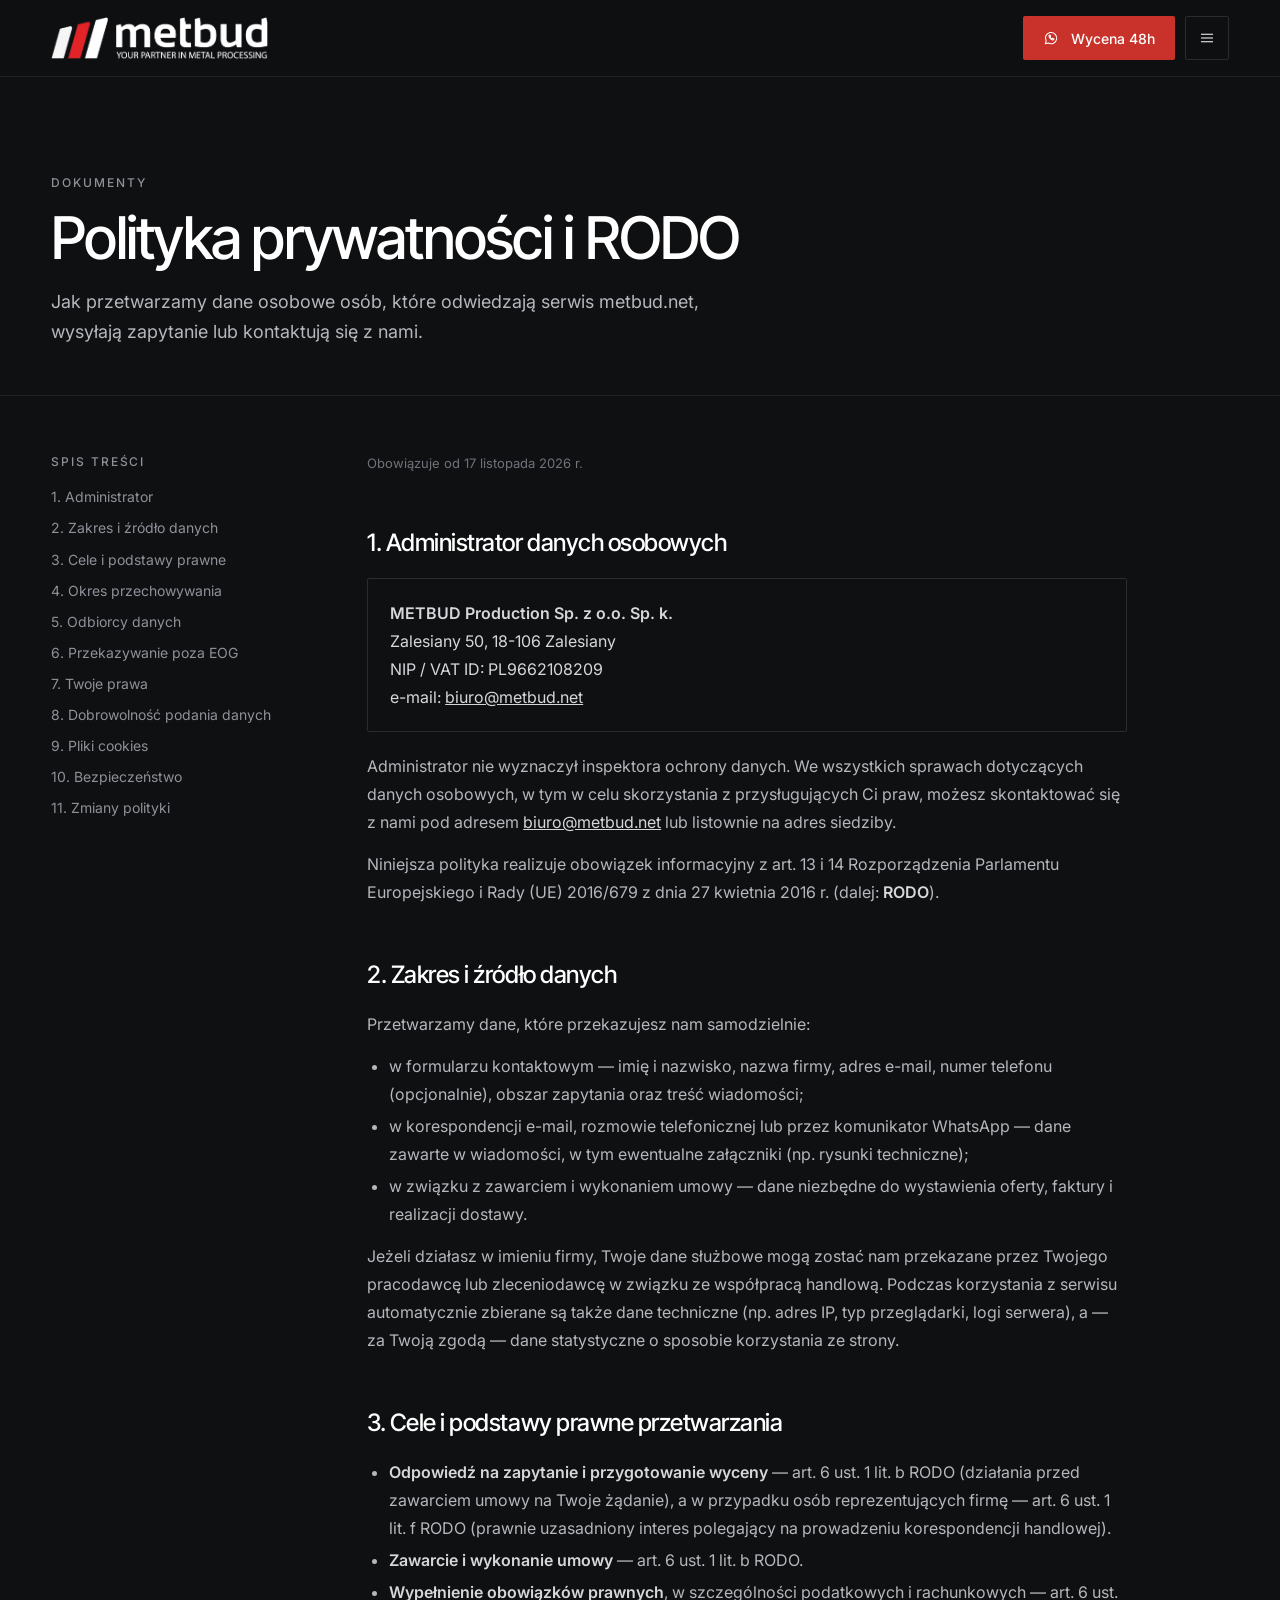
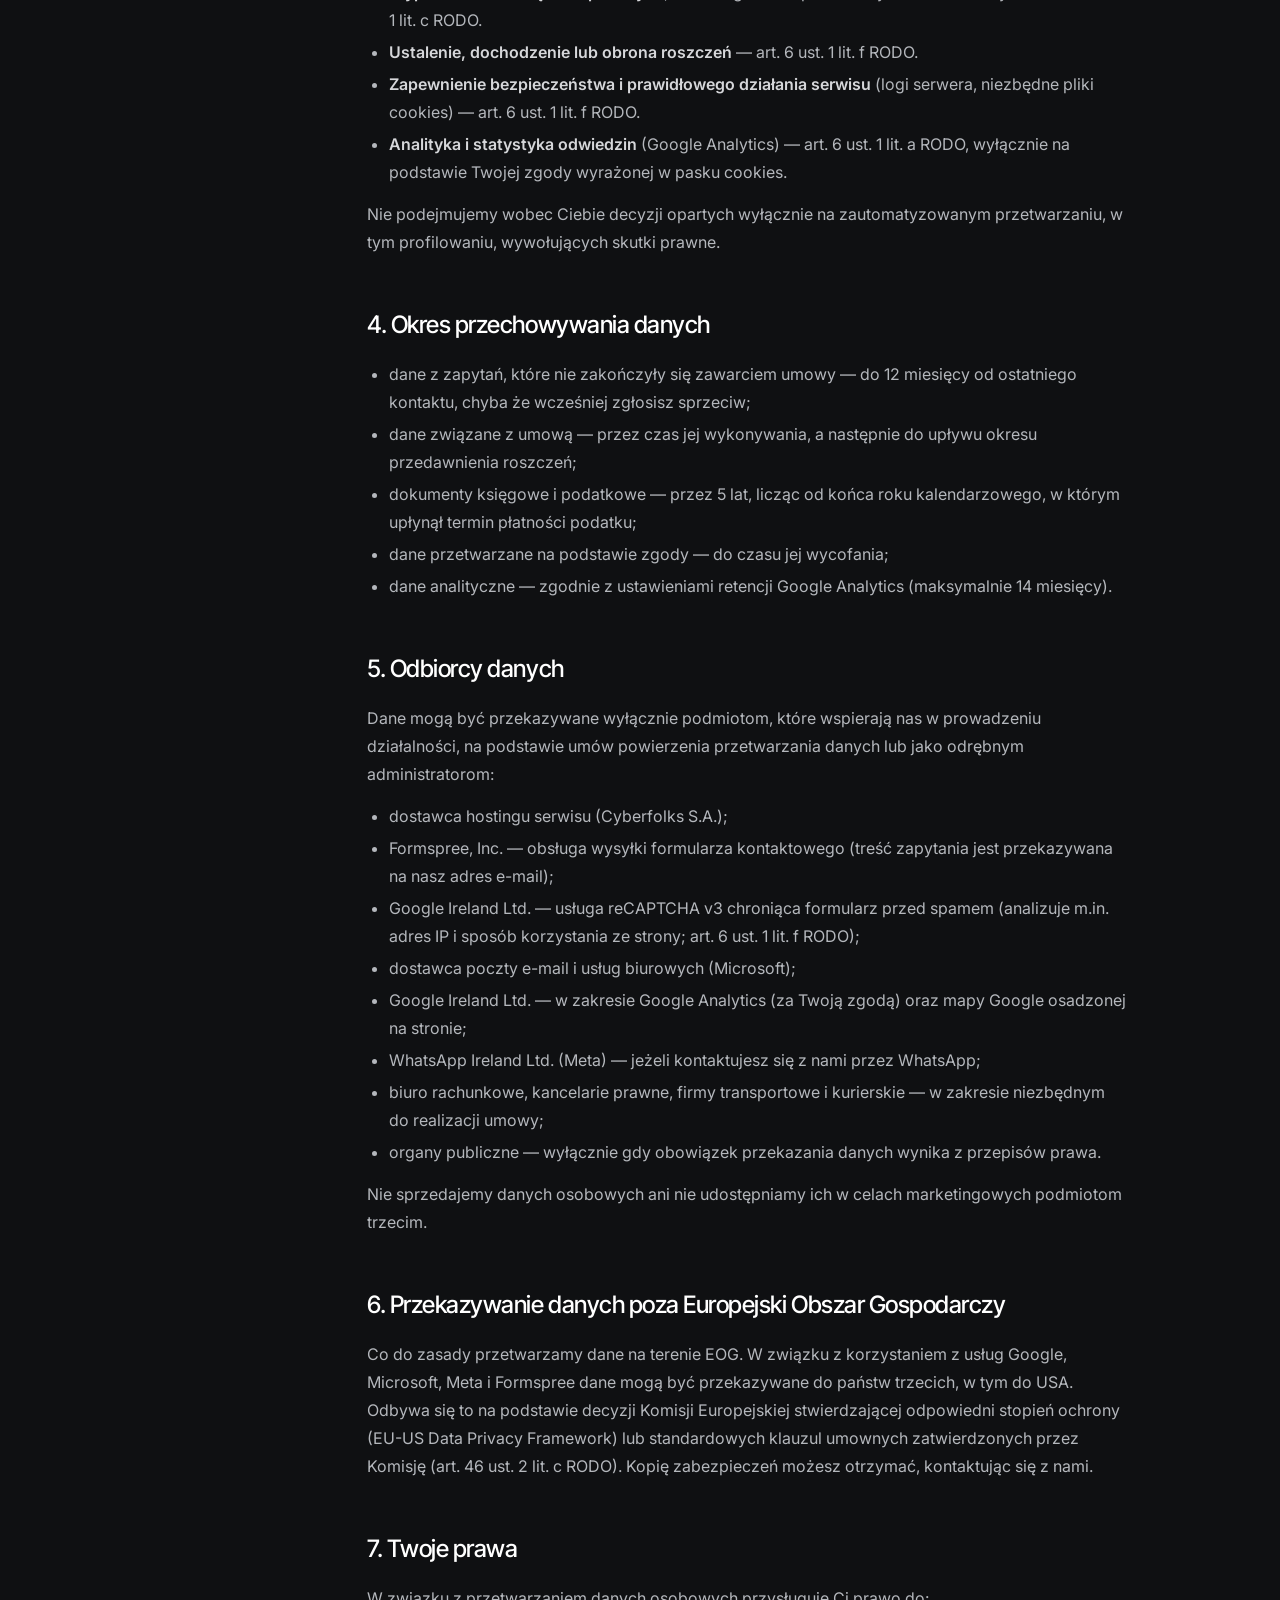
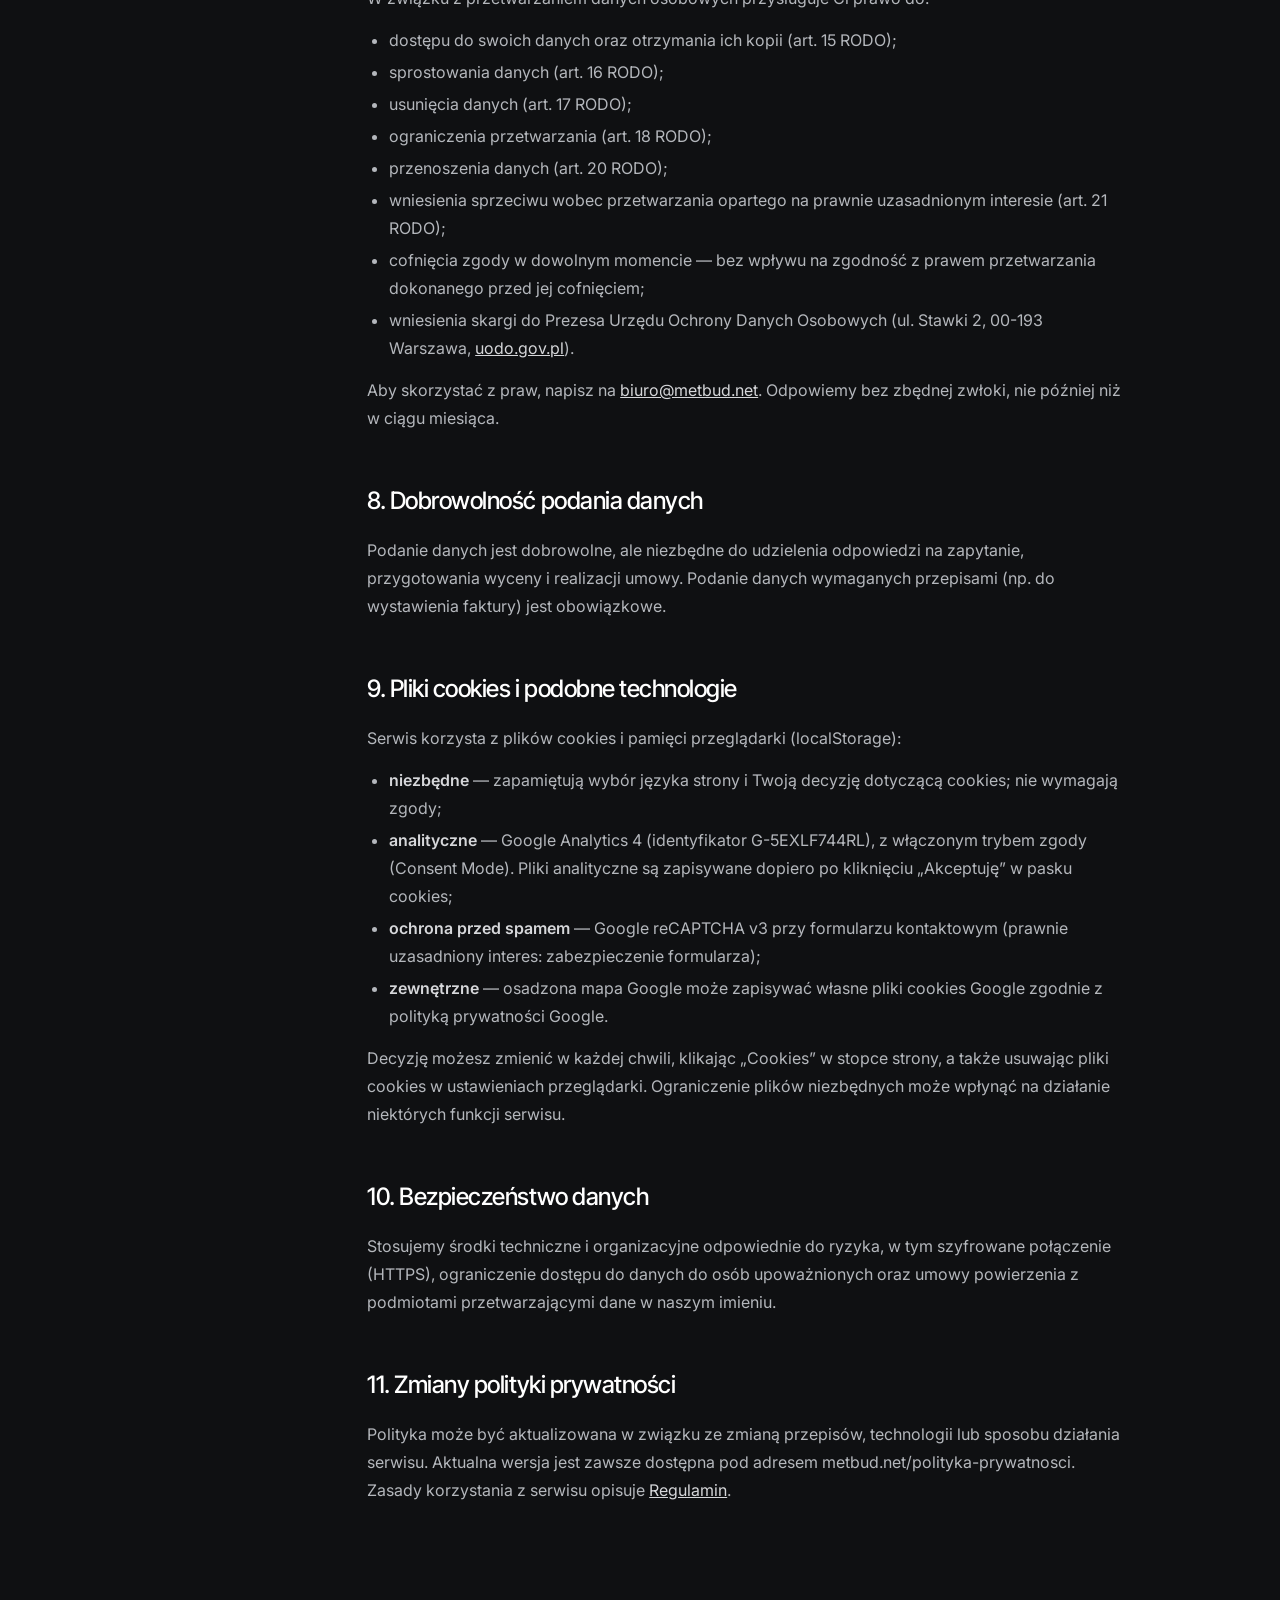
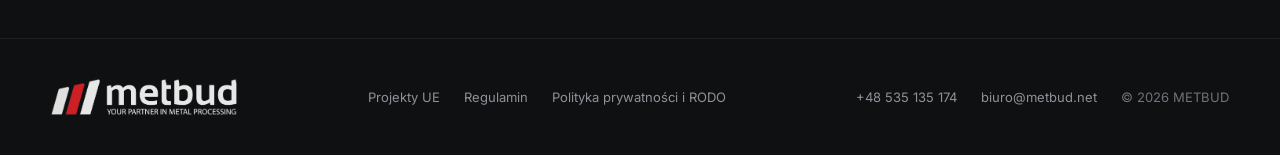
<file: polityka-prywatnosci/index.html>
<!DOCTYPE html>
<html lang="pl">
<head>
  <meta charset="UTF-8"/>
  <meta name="viewport" content="width=device-width,initial-scale=1"/>
  <title>Polityka prywatności i RODO — METBUD</title>
  <meta name="description" content="Polityka prywatności i informacja o przetwarzaniu danych osobowych (RODO) w serwisie metbud.net — METBUD Production Sp. z o.o. Sp. k."/>
  <link rel="canonical" href="https://www.metbud.net/polityka-prywatnosci/"/>
  <link rel="icon" type="image/png" sizes="32x32" href="../favicon-32.png"/>
  <link rel="icon" type="image/png" sizes="192x192" href="../favicon-192.png"/>
  <link rel="apple-touch-icon" href="../apple-touch-icon.png"/>
  <link rel="preconnect" href="https://fonts.googleapis.com"/>
  <link rel="preconnect" href="https://fonts.gstatic.com" crossorigin/>
  <link href="https://fonts.googleapis.com/css2?family=Inter:wght@400;500;600&family=Inter+Tight:wght@400;500;600&display=swap" rel="stylesheet"/>
  <link rel="stylesheet" href="../assets/site.css?v=20261117c"/>
</head>
<body>
<header class="hdr">
  <div class="wrap hdr-in">
    <a href="../" class="hdr-logo" aria-label="METBUD — strona główna"><picture><source media="(max-width: 640px)" srcset="../img/metbud-znak.png"/><img src="../img/metbud-logo-tagline.png" alt="METBUD — Your partner in metal processing" width="946" height="183"/></picture></a>
    <nav class="nav" id="nav" aria-label="Menu">
      <a href="../#lawety">Autotransportery</a><a href="../#szczeble">Drabiny i szczeble</a><a href="../#balustrady">Dla deweloperów</a><a href="../#ogrod">Do ogrodu</a><a href="../#kontakt">Kontakt</a>
    </nav>
    <div class="hdr-actions">
      <a href="https://wa.me/48535135174" target="_blank" rel="noopener" class="btn btn-wa" aria-label="Wycena 48h — WhatsApp"><svg class="ico-wa" viewBox="0 0 24 24" aria-hidden="true"><g fill="none" stroke="#FFFFFF" stroke-width="1.6" stroke-linejoin="round"><path d="M3.5 20.5l1.3-4A8.5 8.5 0 1 1 8 19.6z"/><path d="M9 8.6c0 3 3.4 6.4 6.4 6.4l1-1.5-2-1-1 1c-1-.4-2.6-2-3-3l1-1-1-2z"/></g></svg><span>Wycena 48h</span></a>
      <button type="button" class="burger" id="burger" aria-expanded="false" aria-controls="nav" aria-label="Menu"><svg width="18" height="18" viewBox="0 0 24 24" aria-hidden="true"><path d="M4 7h16M4 12h16M4 17h16" stroke="currentColor" stroke-width="1.6"/></svg></button>
    </div>
  </div>
</header>

<main>
  <div class="page-hd wrap">
    <div class="label">Dokumenty</div>
    <h1>Polityka prywatności i RODO</h1>
    <p>Jak przetwarzamy dane osobowe osób, które odwiedzają serwis metbud.net, wysyłają zapytanie lub kontaktują się z nami.</p>
  </div>

  <div class="wrap doc">
    <aside class="toc" aria-label="Spis treści">
      <div class="label">Spis treści</div>
      <ol>
        <li><a href="#administrator">1. Administrator</a></li>
        <li><a href="#zakres">2. Zakres i źródło danych</a></li>
        <li><a href="#cele">3. Cele i podstawy prawne</a></li>
        <li><a href="#okres">4. Okres przechowywania</a></li>
        <li><a href="#odbiorcy">5. Odbiorcy danych</a></li>
        <li><a href="#eog">6. Przekazywanie poza EOG</a></li>
        <li><a href="#prawa">7. Twoje prawa</a></li>
        <li><a href="#dobrowolnosc">8. Dobrowolność podania danych</a></li>
        <li><a href="#cookies">9. Pliki cookies</a></li>
        <li><a href="#bezpieczenstwo">10. Bezpieczeństwo</a></li>
        <li><a href="#zmiany">11. Zmiany polityki</a></li>
      </ol>
    </aside>

    <article class="prose">
      <p class="meta">Obowiązuje od 17 listopada 2026 r.</p>

      <h2 id="administrator">1. Administrator danych osobowych</h2>
      <div class="box">
        <strong>METBUD Production Sp. z o.o. Sp. k.</strong><br/>
        Zalesiany 50, 18-106 Zalesiany<br/>
        NIP / VAT ID: PL9662108209<br/>
        e-mail: <a href="mailto:biuro@metbud.net">biuro@metbud.net</a>
      </div>
      <p>Administrator nie wyznaczył inspektora ochrony danych. We wszystkich sprawach dotyczących danych osobowych, w tym w celu skorzystania z przysługujących Ci praw, możesz skontaktować się z nami pod adresem <a href="mailto:biuro@metbud.net">biuro@metbud.net</a> lub listownie na adres siedziby.</p>
      <p>Niniejsza polityka realizuje obowiązek informacyjny z art. 13 i 14 Rozporządzenia Parlamentu Europejskiego i Rady (UE) 2016/679 z dnia 27 kwietnia 2016 r. (dalej: <strong>RODO</strong>).</p>

      <h2 id="zakres">2. Zakres i źródło danych</h2>
      <p>Przetwarzamy dane, które przekazujesz nam samodzielnie:</p>
      <ul>
        <li>w formularzu kontaktowym — imię i nazwisko, nazwa firmy, adres e-mail, numer telefonu (opcjonalnie), obszar zapytania oraz treść wiadomości;</li>
        <li>w korespondencji e-mail, rozmowie telefonicznej lub przez komunikator WhatsApp — dane zawarte w wiadomości, w tym ewentualne załączniki (np. rysunki techniczne);</li>
        <li>w związku z zawarciem i wykonaniem umowy — dane niezbędne do wystawienia oferty, faktury i realizacji dostawy.</li>
      </ul>
      <p>Jeżeli działasz w imieniu firmy, Twoje dane służbowe mogą zostać nam przekazane przez Twojego pracodawcę lub zleceniodawcę w związku ze współpracą handlową. Podczas korzystania z serwisu automatycznie zbierane są także dane techniczne (np. adres IP, typ przeglądarki, logi serwera), a — za Twoją zgodą — dane statystyczne o sposobie korzystania ze strony.</p>

      <h2 id="cele">3. Cele i podstawy prawne przetwarzania</h2>
      <ul>
        <li><strong>Odpowiedź na zapytanie i przygotowanie wyceny</strong> — art. 6 ust. 1 lit. b RODO (działania przed zawarciem umowy na Twoje żądanie), a w przypadku osób reprezentujących firmę — art. 6 ust. 1 lit. f RODO (prawnie uzasadniony interes polegający na prowadzeniu korespondencji handlowej).</li>
        <li><strong>Zawarcie i wykonanie umowy</strong> — art. 6 ust. 1 lit. b RODO.</li>
        <li><strong>Wypełnienie obowiązków prawnych</strong>, w szczególności podatkowych i rachunkowych — art. 6 ust. 1 lit. c RODO.</li>
        <li><strong>Ustalenie, dochodzenie lub obrona roszczeń</strong> — art. 6 ust. 1 lit. f RODO.</li>
        <li><strong>Zapewnienie bezpieczeństwa i prawidłowego działania serwisu</strong> (logi serwera, niezbędne pliki cookies) — art. 6 ust. 1 lit. f RODO.</li>
        <li><strong>Analityka i statystyka odwiedzin</strong> (Google Analytics) — art. 6 ust. 1 lit. a RODO, wyłącznie na podstawie Twojej zgody wyrażonej w pasku cookies.</li>
      </ul>
      <p>Nie podejmujemy wobec Ciebie decyzji opartych wyłącznie na zautomatyzowanym przetwarzaniu, w tym profilowaniu, wywołujących skutki prawne.</p>

      <h2 id="okres">4. Okres przechowywania danych</h2>
      <ul>
        <li>dane z zapytań, które nie zakończyły się zawarciem umowy — do 12 miesięcy od ostatniego kontaktu, chyba że wcześniej zgłosisz sprzeciw;</li>
        <li>dane związane z umową — przez czas jej wykonywania, a następnie do upływu okresu przedawnienia roszczeń;</li>
        <li>dokumenty księgowe i podatkowe — przez 5 lat, licząc od końca roku kalendarzowego, w którym upłynął termin płatności podatku;</li>
        <li>dane przetwarzane na podstawie zgody — do czasu jej wycofania;</li>
        <li>dane analityczne — zgodnie z ustawieniami retencji Google Analytics (maksymalnie 14 miesięcy).</li>
      </ul>

      <h2 id="odbiorcy">5. Odbiorcy danych</h2>
      <p>Dane mogą być przekazywane wyłącznie podmiotom, które wspierają nas w prowadzeniu działalności, na podstawie umów powierzenia przetwarzania danych lub jako odrębnym administratorom:</p>
      <ul>
        <li>dostawca hostingu serwisu (Cyberfolks S.A.);</li>
        <li>Formspree, Inc. — obsługa wysyłki formularza kontaktowego (treść zapytania jest przekazywana na nasz adres e-mail);</li>
        <li>Google Ireland Ltd. — usługa reCAPTCHA v3 chroniąca formularz przed spamem (analizuje m.in. adres IP i sposób korzystania ze strony; art. 6 ust. 1 lit. f RODO);</li>
        <li>dostawca poczty e-mail i usług biurowych (Microsoft);</li>
        <li>Google Ireland Ltd. — w zakresie Google Analytics (za Twoją zgodą) oraz mapy Google osadzonej na stronie;</li>
        <li>WhatsApp Ireland Ltd. (Meta) — jeżeli kontaktujesz się z nami przez WhatsApp;</li>
        <li>biuro rachunkowe, kancelarie prawne, firmy transportowe i kurierskie — w zakresie niezbędnym do realizacji umowy;</li>
        <li>organy publiczne — wyłącznie gdy obowiązek przekazania danych wynika z przepisów prawa.</li>
      </ul>
      <p>Nie sprzedajemy danych osobowych ani nie udostępniamy ich w celach marketingowych podmiotom trzecim.</p>

      <h2 id="eog">6. Przekazywanie danych poza Europejski Obszar Gospodarczy</h2>
      <p>Co do zasady przetwarzamy dane na terenie EOG. W związku z korzystaniem z usług Google, Microsoft, Meta i Formspree dane mogą być przekazywane do państw trzecich, w tym do USA. Odbywa się to na podstawie decyzji Komisji Europejskiej stwierdzającej odpowiedni stopień ochrony (EU-US Data Privacy Framework) lub standardowych klauzul umownych zatwierdzonych przez Komisję (art. 46 ust. 2 lit. c RODO). Kopię zabezpieczeń możesz otrzymać, kontaktując się z nami.</p>

      <h2 id="prawa">7. Twoje prawa</h2>
      <p>W związku z przetwarzaniem danych osobowych przysługuje Ci prawo do:</p>
      <ul>
        <li>dostępu do swoich danych oraz otrzymania ich kopii (art. 15 RODO);</li>
        <li>sprostowania danych (art. 16 RODO);</li>
        <li>usunięcia danych (art. 17 RODO);</li>
        <li>ograniczenia przetwarzania (art. 18 RODO);</li>
        <li>przenoszenia danych (art. 20 RODO);</li>
        <li>wniesienia sprzeciwu wobec przetwarzania opartego na prawnie uzasadnionym interesie (art. 21 RODO);</li>
        <li>cofnięcia zgody w dowolnym momencie — bez wpływu na zgodność z prawem przetwarzania dokonanego przed jej cofnięciem;</li>
        <li>wniesienia skargi do Prezesa Urzędu Ochrony Danych Osobowych (ul. Stawki 2, 00-193 Warszawa, <a href="https://uodo.gov.pl" target="_blank" rel="noopener">uodo.gov.pl</a>).</li>
      </ul>
      <p>Aby skorzystać z praw, napisz na <a href="mailto:biuro@metbud.net">biuro@metbud.net</a>. Odpowiemy bez zbędnej zwłoki, nie później niż w ciągu miesiąca.</p>

      <h2 id="dobrowolnosc">8. Dobrowolność podania danych</h2>
      <p>Podanie danych jest dobrowolne, ale niezbędne do udzielenia odpowiedzi na zapytanie, przygotowania wyceny i realizacji umowy. Podanie danych wymaganych przepisami (np. do wystawienia faktury) jest obowiązkowe.</p>

      <h2 id="cookies">9. Pliki cookies i podobne technologie</h2>
      <p>Serwis korzysta z plików cookies i pamięci przeglądarki (localStorage):</p>
      <ul>
        <li><strong>niezbędne</strong> — zapamiętują wybór języka strony i Twoją decyzję dotyczącą cookies; nie wymagają zgody;</li>
        <li><strong>analityczne</strong> — Google Analytics 4 (identyfikator G-5EXLF744RL), z włączonym trybem zgody (Consent Mode). Pliki analityczne są zapisywane dopiero po kliknięciu „Akceptuję” w pasku cookies;</li>
        <li><strong>ochrona przed spamem</strong> — Google reCAPTCHA v3 przy formularzu kontaktowym (prawnie uzasadniony interes: zabezpieczenie formularza);</li>
        <li><strong>zewnętrzne</strong> — osadzona mapa Google może zapisywać własne pliki cookies Google zgodnie z polityką prywatności Google.</li>
      </ul>
      <p>Decyzję możesz zmienić w każdej chwili, klikając „Cookies” w stopce strony, a także usuwając pliki cookies w ustawieniach przeglądarki. Ograniczenie plików niezbędnych może wpłynąć na działanie niektórych funkcji serwisu.</p>

      <h2 id="bezpieczenstwo">10. Bezpieczeństwo danych</h2>
      <p>Stosujemy środki techniczne i organizacyjne odpowiednie do ryzyka, w tym szyfrowane połączenie (HTTPS), ograniczenie dostępu do danych do osób upoważnionych oraz umowy powierzenia z podmiotami przetwarzającymi dane w naszym imieniu.</p>

      <h2 id="zmiany">11. Zmiany polityki prywatności</h2>
      <p>Polityka może być aktualizowana w związku ze zmianą przepisów, technologii lub sposobu działania serwisu. Aktualna wersja jest zawsze dostępna pod adresem metbud.net/polityka-prywatnosci. Zasady korzystania z serwisu opisuje <a href="../regulamin/">Regulamin</a>.</p>
    </article>
  </div>
</main>

<footer class="ftr">
  <div class="wrap ftr-in">
    <img src="../img/metbud-logo-tagline.png" alt="METBUD — Your partner in metal processing" width="946" height="183"/>
    <div class="ftr-links"><a href="../projekty/">Projekty UE</a><a href="../regulamin/">Regulamin</a><a href="./">Polityka prywatności i RODO</a></div>
    <div class="ftr-contact"><a href="tel:+48535135174">+48 535 135 174</a><a href="mailto:biuro@metbud.net">biuro@metbud.net</a><span>© 2026 METBUD</span></div>
  </div>
</footer>
<script>
(function(){ var b=document.getElementById('burger'), n=document.getElementById('nav');
  b.addEventListener('click',function(){ var o=n.classList.toggle('open'); b.setAttribute('aria-expanded',o?'true':'false'); }); })();
</script>
</body>
</html>
</file>
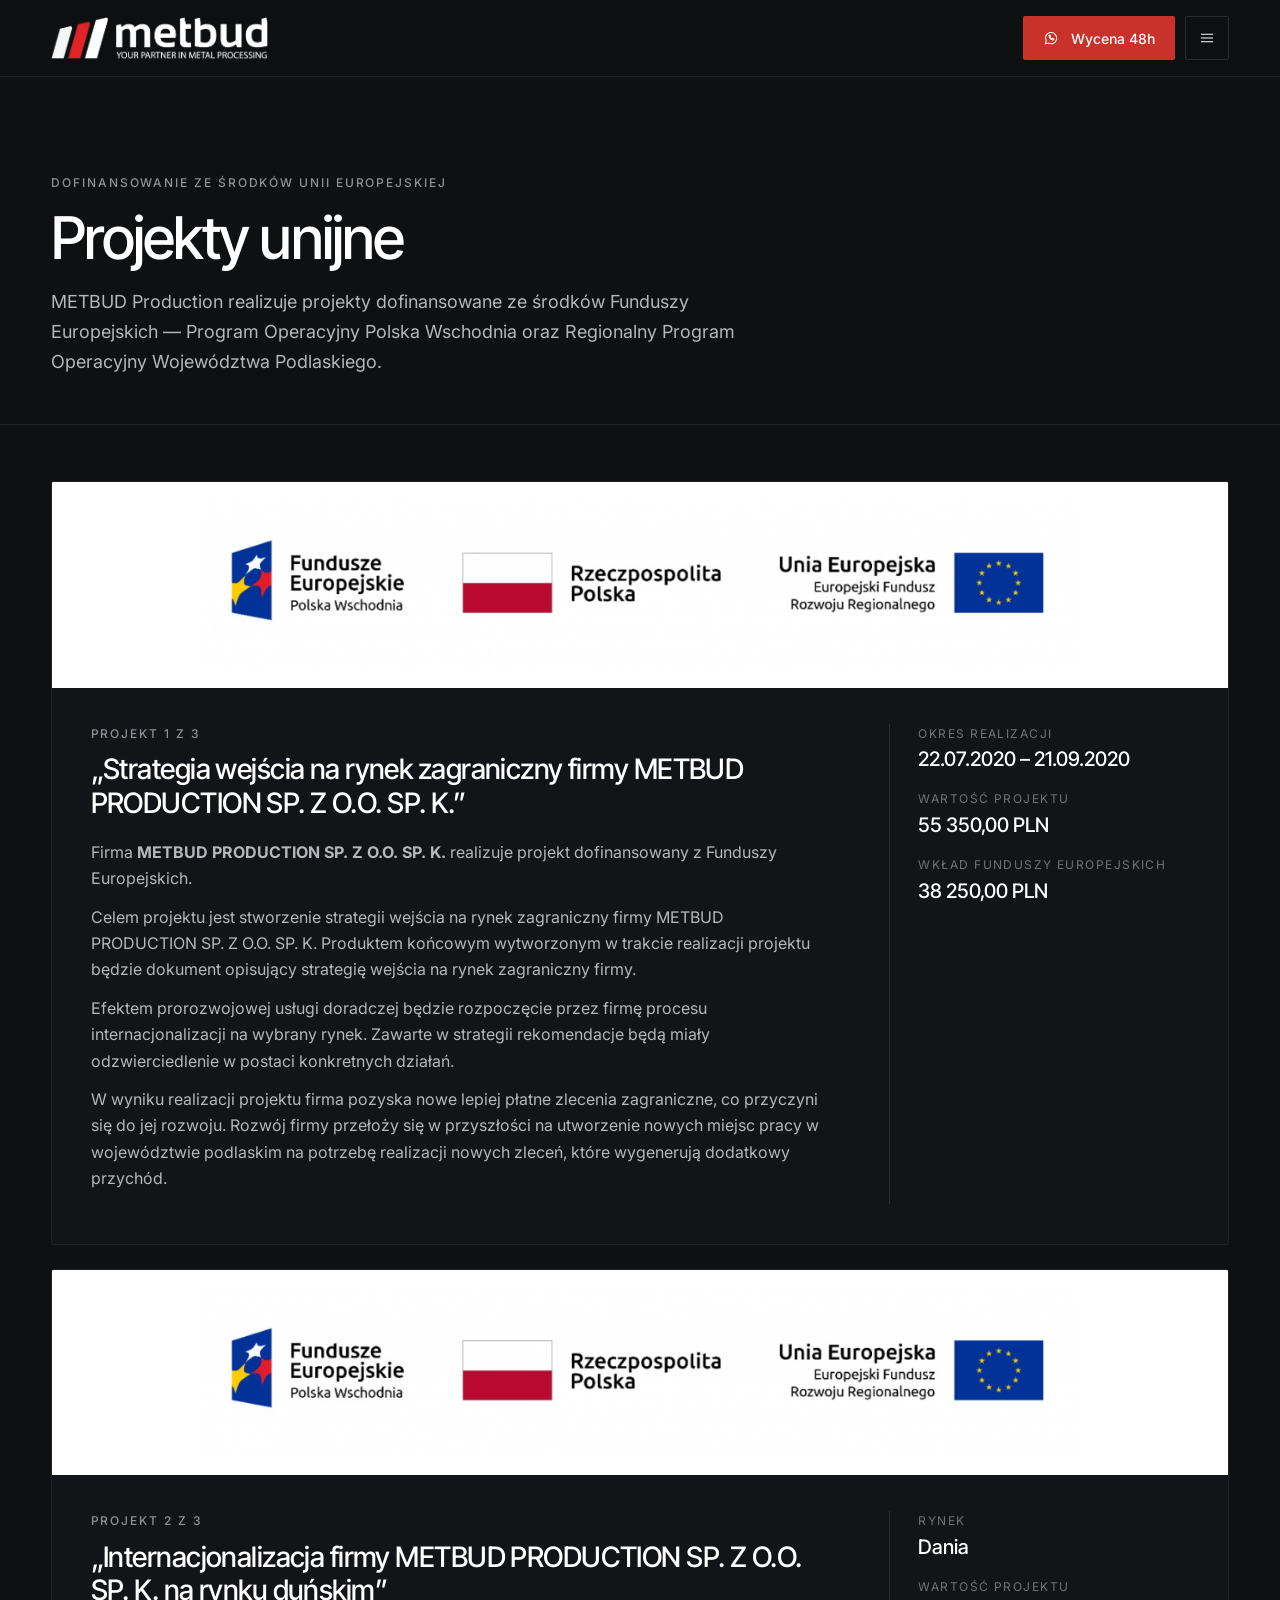
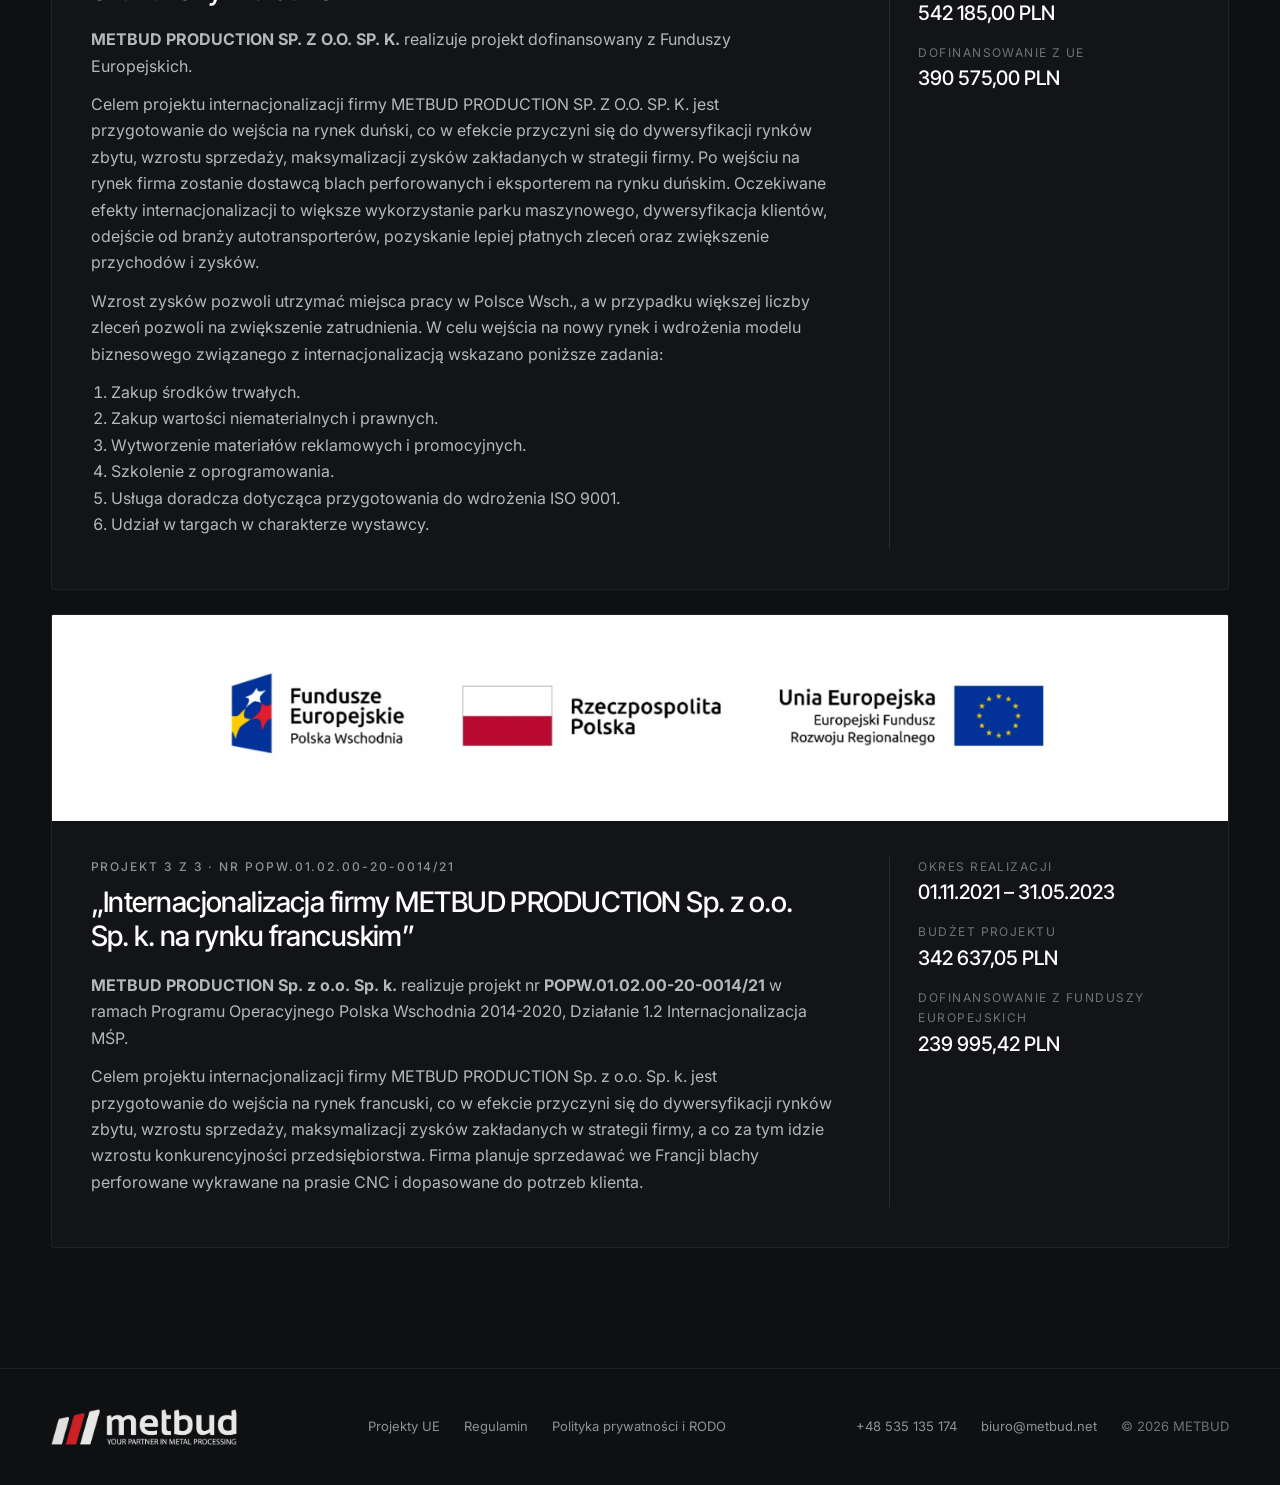
<file: projekty/index.html>
<!DOCTYPE html>
<html lang="pl">
<head>
  <meta charset="UTF-8"/>
  <meta name="viewport" content="width=device-width,initial-scale=1"/>
  <title>Projekty UE — METBUD Production</title>
  <meta name="description" content="Projekty dofinansowane ze środków Unii Europejskiej — METBUD Production Sp. z o.o. Sp. k."/>
  <link rel="canonical" href="https://www.metbud.net/projekty/"/>
  <link rel="icon" type="image/png" sizes="32x32" href="../favicon-32.png"/>
  <link rel="icon" type="image/png" sizes="192x192" href="../favicon-192.png"/>
  <link rel="apple-touch-icon" href="../apple-touch-icon.png"/>
  <link rel="preconnect" href="https://fonts.googleapis.com"/>
  <link rel="preconnect" href="https://fonts.gstatic.com" crossorigin/>
  <link href="https://fonts.googleapis.com/css2?family=Inter:wght@400;500;600&family=Inter+Tight:wght@400;500;600&display=swap" rel="stylesheet"/>
  <link rel="stylesheet" href="../assets/site.css?v=20261117c"/>
</head>
<body>
<header class="hdr">
  <div class="wrap hdr-in">
    <a href="../" class="hdr-logo" aria-label="METBUD — strona główna"><picture><source media="(max-width: 640px)" srcset="../img/metbud-znak.png"/><img src="../img/metbud-logo-tagline.png" alt="METBUD — Your partner in metal processing" width="946" height="183"/></picture></a>
    <nav class="nav" id="nav" aria-label="Menu">
      <a href="../#lawety">Autotransportery</a><a href="../#szczeble">Drabiny i szczeble</a><a href="../#balustrady">Dla deweloperów</a><a href="../#ogrod">Do ogrodu</a><a href="../#kontakt">Kontakt</a>
    </nav>
    <div class="hdr-actions">
      <a href="https://wa.me/48535135174" target="_blank" rel="noopener" class="btn btn-wa" aria-label="Wycena 48h — WhatsApp"><svg class="ico-wa" viewBox="0 0 24 24" aria-hidden="true"><g fill="none" stroke="#FFFFFF" stroke-width="1.6" stroke-linejoin="round"><path d="M3.5 20.5l1.3-4A8.5 8.5 0 1 1 8 19.6z"/><path d="M9 8.6c0 3 3.4 6.4 6.4 6.4l1-1.5-2-1-1 1c-1-.4-2.6-2-3-3l1-1-1-2z"/></g></svg><span>Wycena 48h</span></a>
      <button type="button" class="burger" id="burger" aria-expanded="false" aria-controls="nav" aria-label="Menu"><svg width="18" height="18" viewBox="0 0 24 24" aria-hidden="true"><path d="M4 7h16M4 12h16M4 17h16" stroke="currentColor" stroke-width="1.6"/></svg></button>
    </div>
  </div>
</header>

<main>
  <div class="page-hd wrap">
    <div class="label">Dofinansowanie ze środków Unii Europejskiej</div>
    <h1>Projekty unijne</h1>
    <p>METBUD Production realizuje projekty dofinansowane ze środków Funduszy Europejskich — Program Operacyjny Polska Wschodnia oraz Regionalny Program Operacyjny Województwa Podlaskiego.</p>
  </div>

  <div class="wrap proj">

    <article class="proj-card" aria-labelledby="p1-h">
      <div class="proj-eu"><img src="../Zrzut-ekranu-2021-03-22-o-12.16.14-1024x197.png" alt="Logotypy: Fundusze Europejskie Polska Wschodnia, Rzeczpospolita Polska, Unia Europejska — Europejski Fundusz Rozwoju Regionalnego"/></div>
      <div class="proj-body">
        <div>
          <div class="label">Projekt 1 z 3</div>
          <h2 id="p1-h">„Strategia wejścia na rynek zagraniczny firmy METBUD PRODUCTION SP. Z O.O. SP. K.”</h2>
          <p>Firma <strong>METBUD PRODUCTION SP. Z O.O. SP. K.</strong> realizuje projekt dofinansowany z Funduszy Europejskich.</p>
          <p>Celem projektu jest stworzenie strategii wejścia na rynek zagraniczny firmy METBUD PRODUCTION SP. Z O.O. SP. K. Produktem końcowym wytworzonym w trakcie realizacji projektu będzie dokument opisujący strategię wejścia na rynek zagraniczny firmy.</p>
          <p>Efektem prorozwojowej usługi doradczej będzie rozpoczęcie przez firmę procesu internacjonalizacji na wybrany rynek. Zawarte w strategii rekomendacje będą miały odzwierciedlenie w postaci konkretnych działań.</p>
          <p>W wyniku realizacji projektu firma pozyska nowe lepiej płatne zlecenia zagraniczne, co przyczyni się do jej rozwoju. Rozwój firmy przełoży się w przyszłości na utworzenie nowych miejsc pracy w województwie podlaskim na potrzebę realizacji nowych zleceń, które wygenerują dodatkowy przychód.</p>
        </div>
        <div class="proj-facts">
          <div class="fact"><span>Okres realizacji</span><b>22.07.2020 – 21.09.2020</b></div>
          <div class="fact"><span>Wartość projektu</span><b>55 350,00 PLN</b></div>
          <div class="fact"><span>Wkład Funduszy Europejskich</span><b>38 250,00 PLN</b></div>
        </div>
      </div>
    </article>

    <article class="proj-card" aria-labelledby="p2-h">
      <div class="proj-eu"><img src="../Zrzut-ekranu-2021-03-22-o-12.16.14-1024x197.png" alt="Logotypy: Fundusze Europejskie Polska Wschodnia, Rzeczpospolita Polska, Unia Europejska — Europejski Fundusz Rozwoju Regionalnego"/></div>
      <div class="proj-body">
        <div>
          <div class="label">Projekt 2 z 3</div>
          <h2 id="p2-h">„Internacjonalizacja firmy METBUD PRODUCTION SP. Z O.O. SP. K. na rynku duńskim”</h2>
          <p><strong>METBUD PRODUCTION SP. Z O.O. SP. K.</strong> realizuje projekt dofinansowany z Funduszy Europejskich.</p>
          <p>Celem projektu internacjonalizacji firmy METBUD PRODUCTION SP. Z O.O. SP. K. jest przygotowanie do wejścia na rynek duński, co w efekcie przyczyni się do dywersyfikacji rynków zbytu, wzrostu sprzedaży, maksymalizacji zysków zakładanych w strategii firmy. Po wejściu na rynek firma zostanie dostawcą blach perforowanych i eksporterem na rynku duńskim. Oczekiwane efekty internacjonalizacji to większe wykorzystanie parku maszynowego, dywersyfikacja klientów, odejście od branży autotransporterów, pozyskanie lepiej płatnych zleceń oraz zwiększenie przychodów i zysków.</p>
          <p>Wzrost zysków pozwoli utrzymać miejsca pracy w Polsce Wsch., a w przypadku większej liczby zleceń pozwoli na zwiększenie zatrudnienia. W celu wejścia na nowy rynek i wdrożenia modelu biznesowego związanego z internacjonalizacją wskazano poniższe zadania:</p>
          <ol>
            <li>Zakup środków trwałych.</li>
            <li>Zakup wartości niematerialnych i prawnych.</li>
            <li>Wytworzenie materiałów reklamowych i promocyjnych.</li>
            <li>Szkolenie z oprogramowania.</li>
            <li>Usługa doradcza dotycząca przygotowania do wdrożenia ISO 9001.</li>
            <li>Udział w targach w charakterze wystawcy.</li>
          </ol>
        </div>
        <div class="proj-facts">
          <div class="fact"><span>Rynek</span><b>Dania</b></div>
          <div class="fact"><span>Wartość projektu</span><b>542 185,00 PLN</b></div>
          <div class="fact"><span>Dofinansowanie z UE</span><b>390 575,00 PLN</b></div>
        </div>
      </div>
    </article>

    <article class="proj-card" aria-labelledby="p3-h">
      <div class="proj-eu"><img src="../Zrzut-ekranu-2021-03-22-o-12.16.14-1024x197.png" alt="Logotypy: Fundusze Europejskie Polska Wschodnia, Rzeczpospolita Polska, Unia Europejska — Europejski Fundusz Rozwoju Regionalnego"/></div>
      <div class="proj-body">
        <div>
          <div class="label">Projekt 3 z 3 · Nr POPW.01.02.00-20-0014/21</div>
          <h2 id="p3-h">„Internacjonalizacja firmy METBUD PRODUCTION Sp. z o.o. Sp. k. na rynku francuskim”</h2>
          <p><strong>METBUD PRODUCTION Sp. z o.o. Sp. k.</strong> realizuje projekt nr <strong>POPW.01.02.00-20-0014/21</strong> w ramach Programu Operacyjnego Polska Wschodnia 2014-2020, Działanie 1.2 Internacjonalizacja MŚP.</p>
          <p>Celem projektu internacjonalizacji firmy METBUD PRODUCTION Sp. z o.o. Sp. k. jest przygotowanie do wejścia na rynek francuski, co w efekcie przyczyni się do dywersyfikacji rynków zbytu, wzrostu sprzedaży, maksymalizacji zysków zakładanych w strategii firmy, a co za tym idzie wzrostu konkurencyjności przedsiębiorstwa. Firma planuje sprzedawać we Francji blachy perforowane wykrawane na prasie CNC i dopasowane do potrzeb klienta.</p>
        </div>
        <div class="proj-facts">
          <div class="fact"><span>Okres realizacji</span><b>01.11.2021 – 31.05.2023</b></div>
          <div class="fact"><span>Budżet projektu</span><b>342 637,05 PLN</b></div>
          <div class="fact"><span>Dofinansowanie z Funduszy Europejskich</span><b>239 995,42 PLN</b></div>
        </div>
      </div>
    </article>

  </div>
</main>

<footer class="ftr">
  <div class="wrap ftr-in">
    <img src="../img/metbud-logo-tagline.png" alt="METBUD — Your partner in metal processing" width="946" height="183"/>
    <div class="ftr-links"><a href="./">Projekty UE</a><a href="../regulamin/">Regulamin</a><a href="../polityka-prywatnosci/">Polityka prywatności i RODO</a></div>
    <div class="ftr-contact"><a href="tel:+48535135174">+48 535 135 174</a><a href="mailto:biuro@metbud.net">biuro@metbud.net</a><span>© 2026 METBUD</span></div>
  </div>
</footer>
<script>
(function(){ var b=document.getElementById('burger'), n=document.getElementById('nav');
  b.addEventListener('click',function(){ var o=n.classList.toggle('open'); b.setAttribute('aria-expanded',o?'true':'false'); }); })();
</script>
</body>
</html>
</file>
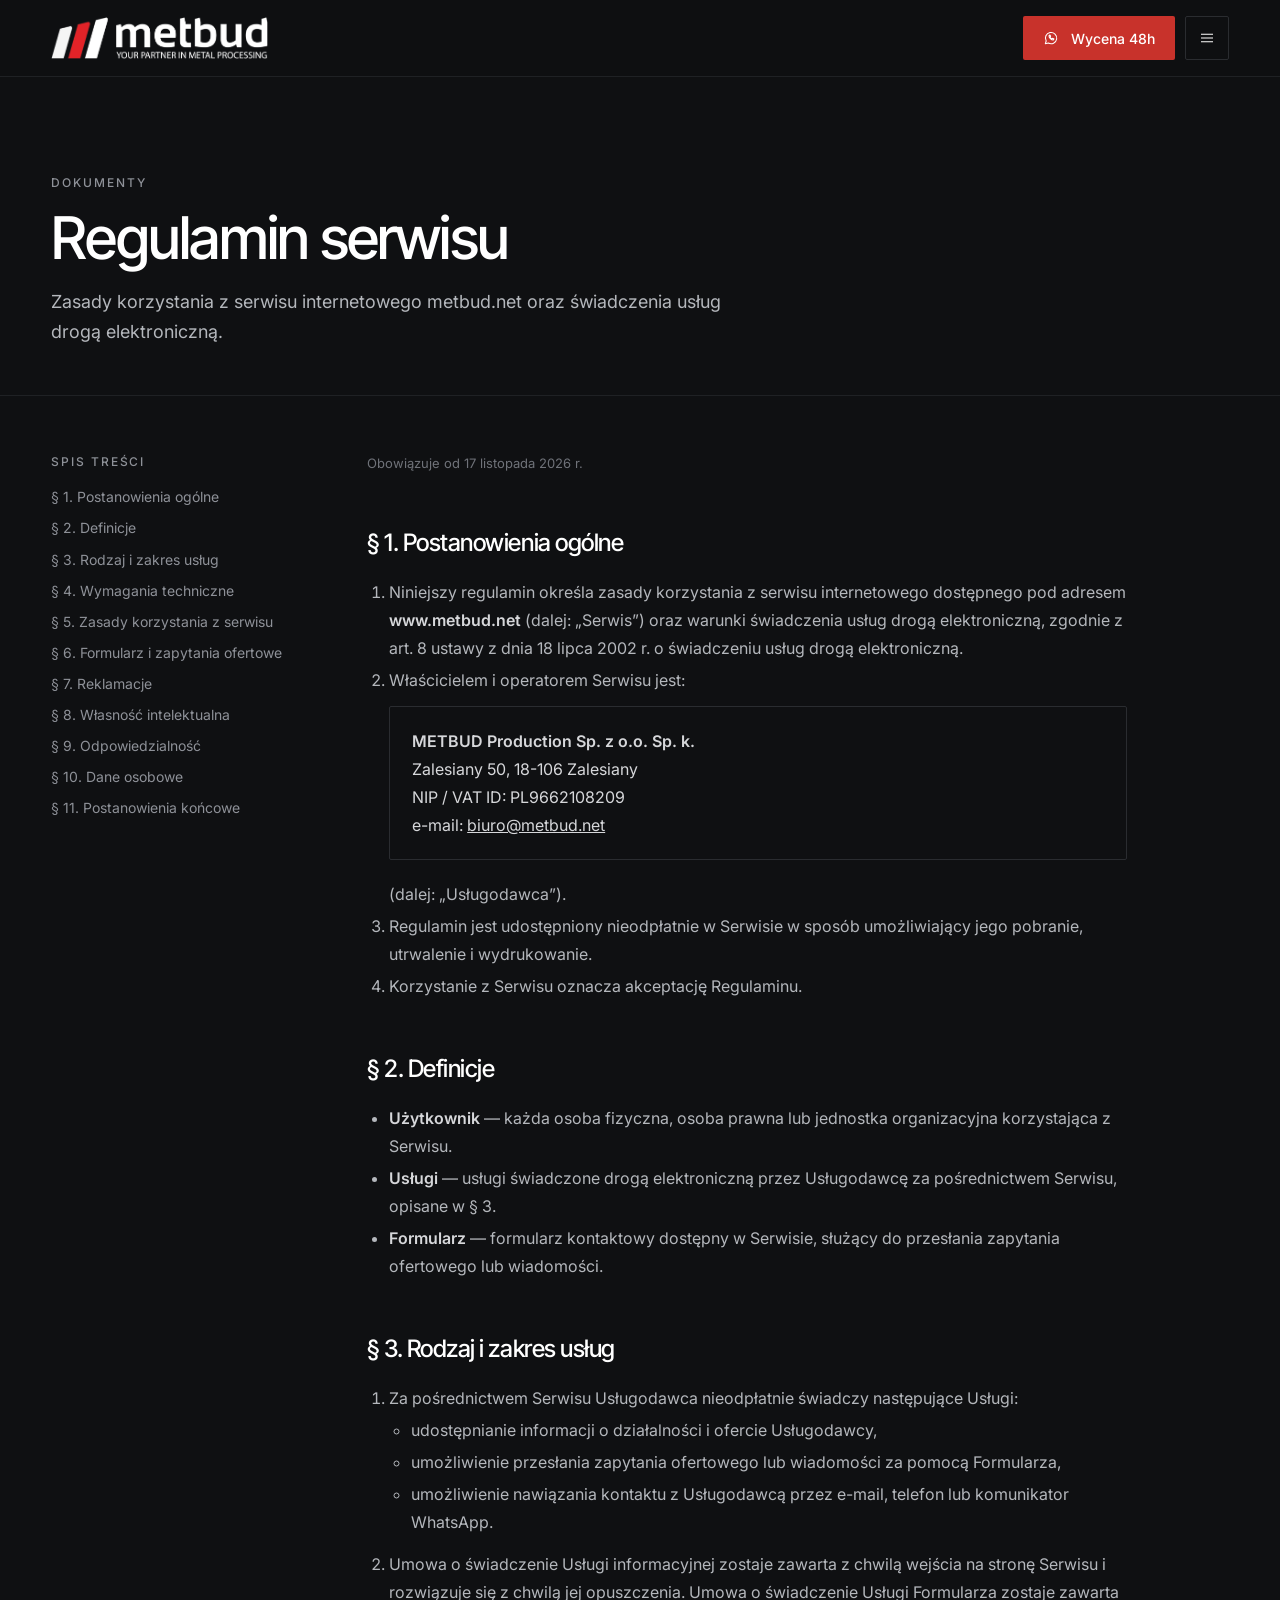
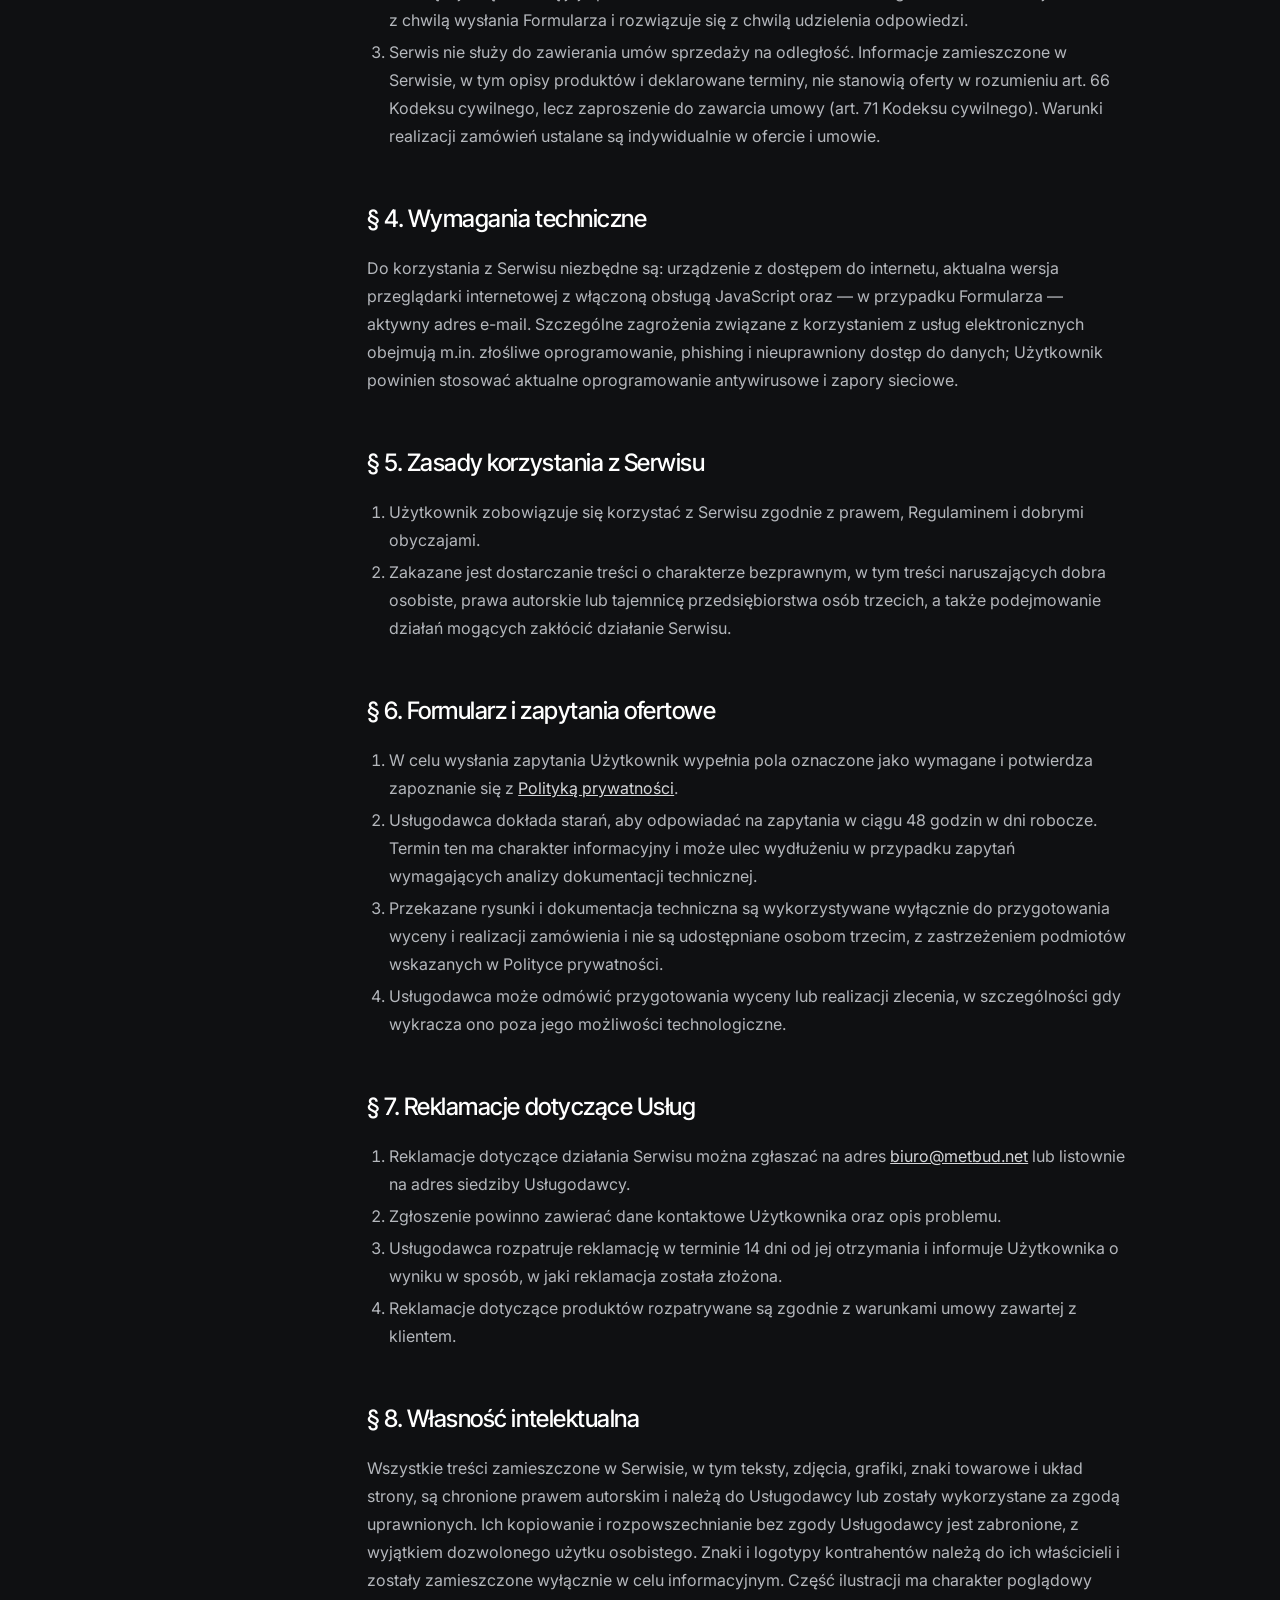
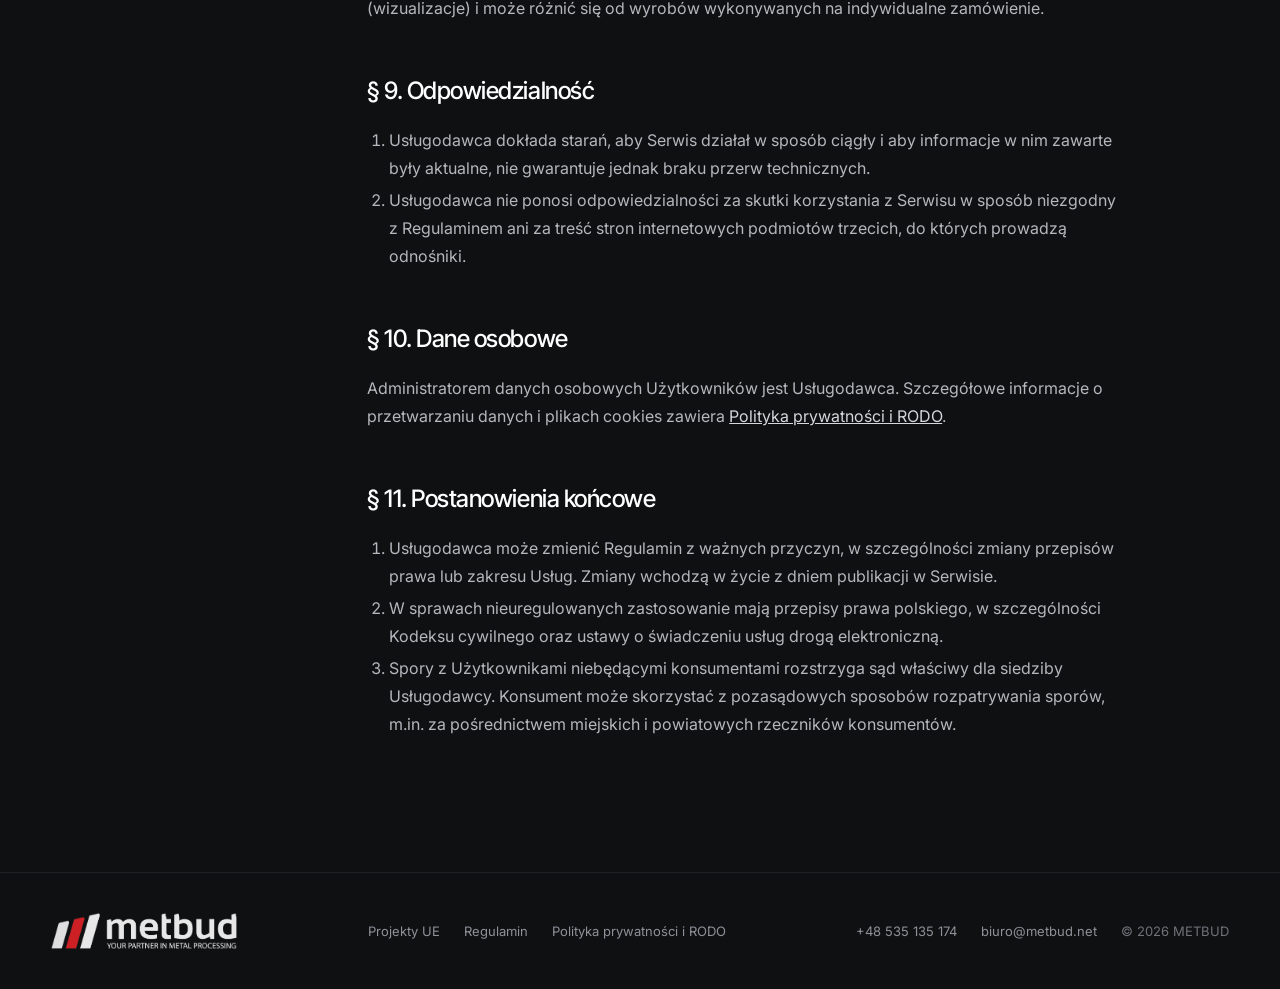
<file: regulamin/index.html>
<!DOCTYPE html>
<html lang="pl">
<head>
  <meta charset="UTF-8"/>
  <meta name="viewport" content="width=device-width,initial-scale=1"/>
  <title>Regulamin serwisu — METBUD</title>
  <meta name="description" content="Regulamin świadczenia usług drogą elektroniczną w serwisie metbud.net — METBUD Production Sp. z o.o. Sp. k."/>
  <link rel="canonical" href="https://www.metbud.net/regulamin/"/>
  <link rel="icon" type="image/png" sizes="32x32" href="../favicon-32.png"/>
  <link rel="icon" type="image/png" sizes="192x192" href="../favicon-192.png"/>
  <link rel="apple-touch-icon" href="../apple-touch-icon.png"/>
  <link rel="preconnect" href="https://fonts.googleapis.com"/>
  <link rel="preconnect" href="https://fonts.gstatic.com" crossorigin/>
  <link href="https://fonts.googleapis.com/css2?family=Inter:wght@400;500;600&family=Inter+Tight:wght@400;500;600&display=swap" rel="stylesheet"/>
  <link rel="stylesheet" href="../assets/site.css?v=20261117c"/>
</head>
<body>
<header class="hdr">
  <div class="wrap hdr-in">
    <a href="../" class="hdr-logo" aria-label="METBUD — strona główna"><picture><source media="(max-width: 640px)" srcset="../img/metbud-znak.png"/><img src="../img/metbud-logo-tagline.png" alt="METBUD — Your partner in metal processing" width="946" height="183"/></picture></a>
    <nav class="nav" id="nav" aria-label="Menu">
      <a href="../#lawety">Autotransportery</a><a href="../#szczeble">Drabiny i szczeble</a><a href="../#balustrady">Dla deweloperów</a><a href="../#ogrod">Do ogrodu</a><a href="../#kontakt">Kontakt</a>
    </nav>
    <div class="hdr-actions">
      <a href="https://wa.me/48535135174" target="_blank" rel="noopener" class="btn btn-wa" aria-label="Wycena 48h — WhatsApp"><svg class="ico-wa" viewBox="0 0 24 24" aria-hidden="true"><g fill="none" stroke="#FFFFFF" stroke-width="1.6" stroke-linejoin="round"><path d="M3.5 20.5l1.3-4A8.5 8.5 0 1 1 8 19.6z"/><path d="M9 8.6c0 3 3.4 6.4 6.4 6.4l1-1.5-2-1-1 1c-1-.4-2.6-2-3-3l1-1-1-2z"/></g></svg><span>Wycena 48h</span></a>
      <button type="button" class="burger" id="burger" aria-expanded="false" aria-controls="nav" aria-label="Menu"><svg width="18" height="18" viewBox="0 0 24 24" aria-hidden="true"><path d="M4 7h16M4 12h16M4 17h16" stroke="currentColor" stroke-width="1.6"/></svg></button>
    </div>
  </div>
</header>

<main>
  <div class="page-hd wrap">
    <div class="label">Dokumenty</div>
    <h1>Regulamin serwisu</h1>
    <p>Zasady korzystania z serwisu internetowego metbud.net oraz świadczenia usług drogą elektroniczną.</p>
  </div>

  <div class="wrap doc">
    <aside class="toc" aria-label="Spis treści">
      <div class="label">Spis treści</div>
      <ol>
        <li><a href="#p1">§ 1. Postanowienia ogólne</a></li>
        <li><a href="#p2">§ 2. Definicje</a></li>
        <li><a href="#p3">§ 3. Rodzaj i zakres usług</a></li>
        <li><a href="#p4">§ 4. Wymagania techniczne</a></li>
        <li><a href="#p5">§ 5. Zasady korzystania z serwisu</a></li>
        <li><a href="#p6">§ 6. Formularz i zapytania ofertowe</a></li>
        <li><a href="#p7">§ 7. Reklamacje</a></li>
        <li><a href="#p8">§ 8. Własność intelektualna</a></li>
        <li><a href="#p9">§ 9. Odpowiedzialność</a></li>
        <li><a href="#p10">§ 10. Dane osobowe</a></li>
        <li><a href="#p11">§ 11. Postanowienia końcowe</a></li>
      </ol>
    </aside>

    <article class="prose">
      <p class="meta">Obowiązuje od 17 listopada 2026 r.</p>

      <h2 id="p1">§ 1. Postanowienia ogólne</h2>
      <ol>
        <li>Niniejszy regulamin określa zasady korzystania z serwisu internetowego dostępnego pod adresem <strong>www.metbud.net</strong> (dalej: „Serwis”) oraz warunki świadczenia usług drogą elektroniczną, zgodnie z art. 8 ustawy z dnia 18 lipca 2002 r. o świadczeniu usług drogą elektroniczną.</li>
        <li>Właścicielem i operatorem Serwisu jest:
          <div class="box" style="margin-top:12px"><strong>METBUD Production Sp. z o.o. Sp. k.</strong><br/>Zalesiany 50, 18-106 Zalesiany<br/>NIP / VAT ID: PL9662108209<br/>e-mail: <a href="mailto:biuro@metbud.net">biuro@metbud.net</a></div>
          (dalej: „Usługodawca”).</li>
        <li>Regulamin jest udostępniony nieodpłatnie w Serwisie w sposób umożliwiający jego pobranie, utrwalenie i wydrukowanie.</li>
        <li>Korzystanie z Serwisu oznacza akceptację Regulaminu.</li>
      </ol>

      <h2 id="p2">§ 2. Definicje</h2>
      <ul>
        <li><strong>Użytkownik</strong> — każda osoba fizyczna, osoba prawna lub jednostka organizacyjna korzystająca z Serwisu.</li>
        <li><strong>Usługi</strong> — usługi świadczone drogą elektroniczną przez Usługodawcę za pośrednictwem Serwisu, opisane w § 3.</li>
        <li><strong>Formularz</strong> — formularz kontaktowy dostępny w Serwisie, służący do przesłania zapytania ofertowego lub wiadomości.</li>
      </ul>

      <h2 id="p3">§ 3. Rodzaj i zakres usług</h2>
      <ol>
        <li>Za pośrednictwem Serwisu Usługodawca nieodpłatnie świadczy następujące Usługi:
          <ul>
            <li>udostępnianie informacji o działalności i ofercie Usługodawcy,</li>
            <li>umożliwienie przesłania zapytania ofertowego lub wiadomości za pomocą Formularza,</li>
            <li>umożliwienie nawiązania kontaktu z Usługodawcą przez e-mail, telefon lub komunikator WhatsApp.</li>
          </ul>
        </li>
        <li>Umowa o świadczenie Usługi informacyjnej zostaje zawarta z chwilą wejścia na stronę Serwisu i rozwiązuje się z chwilą jej opuszczenia. Umowa o świadczenie Usługi Formularza zostaje zawarta z chwilą wysłania Formularza i rozwiązuje się z chwilą udzielenia odpowiedzi.</li>
        <li>Serwis nie służy do zawierania umów sprzedaży na odległość. Informacje zamieszczone w Serwisie, w tym opisy produktów i deklarowane terminy, nie stanowią oferty w rozumieniu art. 66 Kodeksu cywilnego, lecz zaproszenie do zawarcia umowy (art. 71 Kodeksu cywilnego). Warunki realizacji zamówień ustalane są indywidualnie w ofercie i umowie.</li>
      </ol>

      <h2 id="p4">§ 4. Wymagania techniczne</h2>
      <p>Do korzystania z Serwisu niezbędne są: urządzenie z dostępem do internetu, aktualna wersja przeglądarki internetowej z włączoną obsługą JavaScript oraz — w przypadku Formularza — aktywny adres e-mail. Szczególne zagrożenia związane z korzystaniem z usług elektronicznych obejmują m.in. złośliwe oprogramowanie, phishing i nieuprawniony dostęp do danych; Użytkownik powinien stosować aktualne oprogramowanie antywirusowe i zapory sieciowe.</p>

      <h2 id="p5">§ 5. Zasady korzystania z Serwisu</h2>
      <ol>
        <li>Użytkownik zobowiązuje się korzystać z Serwisu zgodnie z prawem, Regulaminem i dobrymi obyczajami.</li>
        <li>Zakazane jest dostarczanie treści o charakterze bezprawnym, w tym treści naruszających dobra osobiste, prawa autorskie lub tajemnicę przedsiębiorstwa osób trzecich, a także podejmowanie działań mogących zakłócić działanie Serwisu.</li>
      </ol>

      <h2 id="p6">§ 6. Formularz i zapytania ofertowe</h2>
      <ol>
        <li>W celu wysłania zapytania Użytkownik wypełnia pola oznaczone jako wymagane i potwierdza zapoznanie się z <a href="../polityka-prywatnosci/">Polityką prywatności</a>.</li>
        <li>Usługodawca dokłada starań, aby odpowiadać na zapytania w ciągu 48 godzin w dni robocze. Termin ten ma charakter informacyjny i może ulec wydłużeniu w przypadku zapytań wymagających analizy dokumentacji technicznej.</li>
        <li>Przekazane rysunki i dokumentacja techniczna są wykorzystywane wyłącznie do przygotowania wyceny i realizacji zamówienia i nie są udostępniane osobom trzecim, z zastrzeżeniem podmiotów wskazanych w Polityce prywatności.</li>
        <li>Usługodawca może odmówić przygotowania wyceny lub realizacji zlecenia, w szczególności gdy wykracza ono poza jego możliwości technologiczne.</li>
      </ol>

      <h2 id="p7">§ 7. Reklamacje dotyczące Usług</h2>
      <ol>
        <li>Reklamacje dotyczące działania Serwisu można zgłaszać na adres <a href="mailto:biuro@metbud.net">biuro@metbud.net</a> lub listownie na adres siedziby Usługodawcy.</li>
        <li>Zgłoszenie powinno zawierać dane kontaktowe Użytkownika oraz opis problemu.</li>
        <li>Usługodawca rozpatruje reklamację w terminie 14 dni od jej otrzymania i informuje Użytkownika o wyniku w sposób, w jaki reklamacja została złożona.</li>
        <li>Reklamacje dotyczące produktów rozpatrywane są zgodnie z warunkami umowy zawartej z klientem.</li>
      </ol>

      <h2 id="p8">§ 8. Własność intelektualna</h2>
      <p>Wszystkie treści zamieszczone w Serwisie, w tym teksty, zdjęcia, grafiki, znaki towarowe i układ strony, są chronione prawem autorskim i należą do Usługodawcy lub zostały wykorzystane za zgodą uprawnionych. Ich kopiowanie i rozpowszechnianie bez zgody Usługodawcy jest zabronione, z wyjątkiem dozwolonego użytku osobistego. Znaki i logotypy kontrahentów należą do ich właścicieli i zostały zamieszczone wyłącznie w celu informacyjnym. Część ilustracji ma charakter poglądowy (wizualizacje) i może różnić się od wyrobów wykonywanych na indywidualne zamówienie.</p>

      <h2 id="p9">§ 9. Odpowiedzialność</h2>
      <ol>
        <li>Usługodawca dokłada starań, aby Serwis działał w sposób ciągły i aby informacje w nim zawarte były aktualne, nie gwarantuje jednak braku przerw technicznych.</li>
        <li>Usługodawca nie ponosi odpowiedzialności za skutki korzystania z Serwisu w sposób niezgodny z Regulaminem ani za treść stron internetowych podmiotów trzecich, do których prowadzą odnośniki.</li>
      </ol>

      <h2 id="p10">§ 10. Dane osobowe</h2>
      <p>Administratorem danych osobowych Użytkowników jest Usługodawca. Szczegółowe informacje o przetwarzaniu danych i plikach cookies zawiera <a href="../polityka-prywatnosci/">Polityka prywatności i RODO</a>.</p>

      <h2 id="p11">§ 11. Postanowienia końcowe</h2>
      <ol>
        <li>Usługodawca może zmienić Regulamin z ważnych przyczyn, w szczególności zmiany przepisów prawa lub zakresu Usług. Zmiany wchodzą w życie z dniem publikacji w Serwisie.</li>
        <li>W sprawach nieuregulowanych zastosowanie mają przepisy prawa polskiego, w szczególności Kodeksu cywilnego oraz ustawy o świadczeniu usług drogą elektroniczną.</li>
        <li>Spory z Użytkownikami niebędącymi konsumentami rozstrzyga sąd właściwy dla siedziby Usługodawcy. Konsument może skorzystać z pozasądowych sposobów rozpatrywania sporów, m.in. za pośrednictwem miejskich i powiatowych rzeczników konsumentów.</li>
      </ol>
    </article>
  </div>
</main>

<footer class="ftr">
  <div class="wrap ftr-in">
    <img src="../img/metbud-logo-tagline.png" alt="METBUD — Your partner in metal processing" width="946" height="183"/>
    <div class="ftr-links"><a href="../projekty/">Projekty UE</a><a href="./">Regulamin</a><a href="../polityka-prywatnosci/">Polityka prywatności i RODO</a></div>
    <div class="ftr-contact"><a href="tel:+48535135174">+48 535 135 174</a><a href="mailto:biuro@metbud.net">biuro@metbud.net</a><span>© 2026 METBUD</span></div>
  </div>
</footer>
<script>
(function(){ var b=document.getElementById('burger'), n=document.getElementById('nav');
  b.addEventListener('click',function(){ var o=n.classList.toggle('open'); b.setAttribute('aria-expanded',o?'true':'false'); }); })();
</script>
</body>
</html>
</file>
<file: assets/site.css>
/* METBUD — shared styles (index, projekty, regulamin, polityka) */
:root{
  --bg:#0F1012; --bg2:#131417; --surface:#17181B; --line:#1F2124; --line2:#2A2C30;
  --text:#ECECEC; --soft:#D6D7DA; --muted:#B4B7BC; --dim:#8E9198; --faint:#6F7279;
  --accent:#C8322B; --accent-h:#A92821; --wa:#25D366;
  --pad:clamp(16px,4vw,64px); --max:1440px;
}
*{box-sizing:border-box}
html{scroll-behavior:smooth;scroll-padding-top:84px}
body{margin:0;background:var(--bg);color:var(--text);font-family:'Inter',system-ui,sans-serif;font-size:16px;line-height:1.65;-webkit-font-smoothing:antialiased}
img{max-width:100%}
a{color:var(--text)}a:hover{color:#fff}
h1,h2,h3{font-family:'Inter Tight',sans-serif;font-weight:500;letter-spacing:-.02em;color:#fff;margin:0}
.wrap{max-width:var(--max);margin:0 auto;padding-left:var(--pad);padding-right:var(--pad)}
.label{font-size:12px;font-weight:500;letter-spacing:.16em;text-transform:uppercase;color:var(--dim)}
.h2{font-size:clamp(30px,3.2vw,46px);line-height:1.1}
.skip{position:absolute;left:-999px;top:8px;background:#fff;color:#000;padding:8px 12px;z-index:100}
.skip:focus{left:8px}

/* buttons */
.btn{display:inline-flex;align-items:center;gap:12px;min-height:48px;padding:0 24px;border:0;border-radius:2px;background:var(--accent);color:#fff;text-decoration:none;font:500 15px 'Inter',sans-serif;cursor:pointer;transition:background-color .3s ease}
.btn:hover{background:var(--accent-h);color:#fff}
.btn[disabled]{opacity:.8;cursor:default}
.lnk{display:inline-flex;align-items:center;gap:10px;min-height:44px;color:var(--soft);text-decoration:none;font-size:15px;font-weight:500;border-bottom:1px solid #4A4C51;transition:color .25s ease,border-color .25s ease}
.lnk:hover{color:#fff;border-color:var(--text)}
.wa{display:inline-flex;align-items:center;gap:8px;min-height:44px;padding:0 16px;border-radius:2px;border:1px solid var(--line2);color:var(--soft);text-decoration:none;font-size:14px;font-weight:500;transition:border-color .3s ease,color .3s ease}
.wa:hover{border-color:var(--wa);color:#fff}
.ico-wa{width:16px;height:16px;flex:none}

/* header */
.hdr{position:sticky;top:0;z-index:50;background:rgba(15,16,18,.86);-webkit-backdrop-filter:blur(14px);backdrop-filter:blur(14px);border-bottom:1px solid var(--line)}
.hdr-in{min-height:76px;display:flex;align-items:center;gap:24px}
.hdr-logo{display:inline-flex;align-items:center;min-height:44px;flex-shrink:0}
.hdr-logo picture{display:block}
.hdr-logo img{display:block;height:42px;width:auto;max-width:none}
.hdr .btn{white-space:nowrap}
.nav .nav-langs{display:none}
.nav{display:flex;gap:26px;margin-left:36px;white-space:nowrap;flex:1 1 auto;font-size:14px;font-weight:500}
.nav a{color:#A9ACB2;text-decoration:none;transition:color .25s ease}
.nav a:hover,.nav a.on{color:#fff}
.langs{display:flex;gap:2px}
.langs button{min-width:40px;min-height:44px;padding:0 6px;border:0;background:transparent;cursor:pointer;font:500 13px 'Inter',sans-serif;letter-spacing:.08em;color:var(--faint)}
.langs button[aria-pressed="true"]{color:#fff;text-decoration:underline;text-underline-offset:6px;text-decoration-color:var(--accent)}
.hdr-actions{display:flex;align-items:center;gap:10px}
.hdr .btn{min-height:44px;padding:0 20px;font-size:14px}
.burger{display:none;width:44px;height:44px;border:1px solid var(--line2);border-radius:2px;background:transparent;color:#fff;cursor:pointer;align-items:center;justify-content:center}
@media (max-width:1320px){
  .nav{display:none;position:absolute;top:100%;left:0;right:0;flex-direction:column;gap:0;margin:0;padding:8px var(--pad) 20px;background:var(--bg);border-bottom:1px solid var(--line)}
  .nav.open{display:flex}
  .nav a{padding:12px 0;border-bottom:1px solid var(--line);font-size:16px}
  .burger{display:inline-flex}
  .hdr-in{gap:12px}
  .hdr-actions{margin-left:auto}
}
@media (max-width:640px){
  .hdr-in{min-height:64px}
  .hdr-logo img{height:30px}
  .hdr-actions{gap:8px}
  .hdr-actions > .langs{display:none}
  .nav .nav-langs{display:flex;padding-top:12px}
  .nav-langs button{font-size:15px}
  .hdr .btn{padding:0 14px;font-size:13px;gap:8px}
  html{scroll-padding-top:72px}
}
@media (max-width:360px){.hdr .btn-wa span{display:none}.hdr .btn-wa{padding:0;width:44px;justify-content:center}}

/* hero slider */
.hero{position:relative;min-height:min(800px,92vh);overflow:hidden;display:flex;flex-direction:column;justify-content:flex-end}
.hero-img{position:absolute;inset:0;width:100%;height:100%;object-fit:cover;opacity:0;transform:scale(1.05);transition:opacity 1.4s ease,transform 9s ease-out}
.hero-img.on{opacity:1;transform:scale(1)}
.hero-sh1{position:absolute;inset:0;background:linear-gradient(90deg,rgba(15,16,18,.92) 0%,rgba(15,16,18,.72) 38%,rgba(15,16,18,.25) 75%,rgba(15,16,18,.10) 100%)}
.hero-sh2{position:absolute;inset:0;background:linear-gradient(180deg,rgba(15,16,18,0) 55%,rgba(15,16,18,.85) 100%)}
.hero-in{position:relative;width:100%;padding-top:120px;display:flex;flex-direction:column;gap:64px}
.slides{display:grid}
.slide{grid-area:1/1;display:flex;flex-direction:column;gap:22px;opacity:0;transform:translateY(10px);visibility:hidden;pointer-events:none;transition:opacity .9s ease,transform .9s ease,visibility 0s linear .9s}
.slide.on{opacity:1;transform:none;visibility:visible;pointer-events:auto;transition:opacity .9s ease .25s,transform .9s ease .25s,visibility 0s}
.slide .label{color:#C9CBCF}
.slide h1{max-width:900px;font-size:clamp(38px,5.4vw,84px);line-height:1.04;letter-spacing:-.03em}
.slide p{margin:0;max-width:620px;font-size:18px;color:#C9CBCF}
.slide-cta{display:flex;gap:28px;flex-wrap:wrap;align-items:center;padding-top:8px}
.tabs{display:grid;grid-template-columns:repeat(auto-fit,minmax(200px,1fr));gap:0 32px;padding-bottom:36px}
.tab{display:flex;flex-direction:column;align-items:flex-start;gap:6px;min-height:44px;padding:18px 0 6px;text-align:left;background:transparent;border:0;border-top:2px solid rgba(255,255,255,.18);color:var(--dim);font-family:'Inter',sans-serif;cursor:pointer;transition:color .4s ease,border-color .4s ease}
.tab:hover{color:#fff}
.tab[aria-selected="true"]{border-top-color:var(--accent);color:#fff}
.tab .n{font-size:12px;letter-spacing:.14em;color:var(--accent)}
.tab .t{font-size:15px;font-weight:500}

/* stats */
.stats{border-bottom:1px solid var(--line)}
.stats-g{display:grid;grid-template-columns:repeat(auto-fit,minmax(200px,1fr))}
.stat{padding:40px 0;border-top:1px solid var(--line);margin-right:32px}
.stat b{display:block;font:400 44px/1 'Inter Tight',sans-serif;letter-spacing:-.02em;color:#fff}
.stat span{display:block;margin-top:12px;font-size:13px;color:var(--dim)}

/* partners */
.partners{border-bottom:1px solid var(--line)}
.partners-in{padding-top:40px;padding-bottom:40px;display:flex;flex-wrap:wrap;align-items:center;gap:24px 64px}
.partners .label{color:var(--faint);flex:0 0 auto}
.marquee{flex:1 1 560px;min-width:0;overflow:hidden;-webkit-mask-image:linear-gradient(90deg,transparent 0,#000 10%,#000 90%,transparent 100%);mask-image:linear-gradient(90deg,transparent 0,#000 10%,#000 90%,transparent 100%)}
.marquee ul{list-style:none;margin:0;padding:0 96px 0 0;display:flex;width:max-content;align-items:center;gap:96px;animation:marquee 70s linear infinite}
.marquee:hover ul{animation-play-state:paused}
.marquee li{display:flex;align-items:center;height:56px;opacity:.55;transition:opacity .4s ease}
.marquee li:hover{opacity:.95}
.marquee img{display:block;width:auto}
@keyframes marquee{from{transform:translateX(0)}to{transform:translateX(-50%)}}

/* offer sections */
.offer{padding-top:128px;padding-bottom:16px}
.offer-row{display:flex;flex-wrap:wrap;gap:56px 72px;align-items:stretch}
.offer.rev .offer-row{flex-direction:row-reverse}
.pics{min-width:0;width:100%;display:flex;gap:12px}
.pic{min-width:0;position:relative;overflow:hidden;border-radius:2px;background:var(--surface)}
.pic img{position:absolute;inset:0;width:100%;height:100%;object-fit:cover;transition:transform 1.4s cubic-bezier(.22,.61,.36,1)}
.pic:hover img{transform:scale(1.025)}
.offer-txt{flex:1 1 420px;min-width:0;display:flex;flex-wrap:wrap;align-items:stretch;align-content:space-between;gap:40px 72px}
.offer-a{flex:1 1 380px;min-width:0;display:flex;flex-direction:column;gap:22px}
.offer-a p{margin:0;color:var(--muted);font-size:17px;line-height:1.7;max-width:580px}
.offer-b{flex:1 1 380px;min-width:0;display:flex;flex-direction:column;gap:24px}
.items{list-style:none;margin:0;padding:0;border-top:1px solid var(--line)}
.items li{padding:9px 0;border-bottom:1px solid var(--line);font-size:15px;color:var(--soft)}
.offer-a .note{margin-top:auto;max-width:580px}
.note{display:flex;gap:12px;align-items:flex-start;padding:16px 18px;border:1px solid var(--line2);border-radius:2px;color:var(--soft);font-size:14px}
.offer-b .lnk{margin-top:auto;align-self:flex-start}

/* process */
.process{margin-top:96px;background:var(--bg2);border-top:1px solid var(--line);border-bottom:1px solid var(--line)}
.process .wrap{padding-top:64px;padding-bottom:72px}
.process .h2{margin-bottom:40px}
.steps{list-style:none;margin:0;padding:0;display:grid;grid-template-columns:repeat(auto-fit,minmax(176px,1fr));gap:40px 28px}
.step{padding-top:22px;border-top:1px solid var(--line2);display:flex;flex-direction:column;gap:10px}
.step-top{display:flex;justify-content:space-between;font-size:12px;font-weight:500;letter-spacing:.14em;text-transform:uppercase}
.step-top .n{color:var(--accent)}.step-top .tm{color:var(--faint)}
.step h3{font-size:21px}
.step p{margin:0;color:#9C9FA5;font-size:15px}

/* contact */
.contact{padding-top:128px;padding-bottom:128px}
.contact-row{display:flex;flex-wrap:wrap;gap:64px}
.contact-a{flex:1 1 520px;min-width:0;display:flex;flex-direction:column;gap:22px}
.contact-a > p{margin:0;color:var(--muted);max-width:520px}
.form{display:grid;grid-template-columns:repeat(2,minmax(0,1fr));gap:20px 16px;margin-top:12px}
.ff{display:flex;flex-direction:column;gap:8px;font-size:13px;color:#9C9FA5}
.ff.full{grid-column:span 2}
.ff input,.ff select,.ff textarea{font:inherit;font-size:15px;color:var(--text);background:transparent;border:1px solid var(--line2);border-radius:2px;transition:border-color .25s ease}
.ff input,.ff select{min-height:48px;padding:0 14px}
.ff select{background:var(--bg)}
.ff textarea{padding:14px;min-height:140px;resize:vertical}
.ff input:focus,.ff select:focus,.ff textarea:focus{outline:none;border-color:#9C9FA5}
.consent{grid-column:span 2;display:flex;gap:12px;align-items:flex-start;font-size:13px;color:var(--dim)}
.consent input{width:18px;height:18px;margin-top:2px;accent-color:var(--accent)}
.form-actions{grid-column:span 2;display:flex;flex-wrap:wrap;align-items:center;gap:16px 28px}
@media (max-width:640px){.form{grid-template-columns:1fr}.ff.full,.consent,.form-actions{grid-column:auto}}
.map{flex:1 1 480px;min-width:0;position:relative;min-height:620px;background:var(--surface);overflow:hidden;border:1px solid var(--line);border-radius:2px}
.map iframe{position:absolute;inset:0;width:100%;height:100%;border:0;filter:grayscale(.6) contrast(1.05) brightness(.75)}
.map-card{position:absolute;left:24px;right:24px;bottom:24px;max-width:360px;background:var(--bg);border:1px solid var(--line);border-radius:2px;padding:26px;display:flex;flex-direction:column;gap:8px;font-size:14px}
.map-card img{display:block;height:40px;width:auto;align-self:flex-start;margin-bottom:10px}
.map-card a{color:var(--soft);text-decoration:none}
.map-card .lnk{margin-top:10px;align-self:flex-start;font-size:14px}

/* footer */
.ftr{border-top:1px solid var(--line)}
.ftr-in{padding-top:40px;padding-bottom:40px;display:flex;flex-wrap:wrap;gap:24px;align-items:center;justify-content:space-between;font-size:13px;color:var(--faint)}
.ftr-in img{display:block;height:36px;width:auto;opacity:.9}
.ftr-links,.ftr-contact{display:flex;gap:24px;flex-wrap:wrap;align-items:center}
.ftr a{color:var(--dim);text-decoration:none}.ftr a:hover{color:#fff}
.ftr .wa{min-height:40px;padding:0 14px;font-size:13px}
.ftr button.ck-open{background:none;border:0;padding:0;font:inherit;color:var(--dim);cursor:pointer}
.ftr button.ck-open:hover{color:#fff}

/* cookie bar */
.ck{position:fixed;left:16px;right:16px;bottom:16px;z-index:60;max-width:760px;margin:0 auto;background:#16171A;border:1px solid var(--line2);border-radius:2px;padding:18px 20px;display:flex;flex-wrap:wrap;gap:14px 20px;align-items:center;font-size:13px;color:var(--muted);box-shadow:0 10px 40px rgba(0,0,0,.4)}
.ck[hidden]{display:none}
.ck p{margin:0;flex:1 1 320px}
.ck a{color:var(--soft)}
.ck-btns{display:flex;gap:10px;flex-wrap:wrap}
.ck-btns button{min-height:40px;padding:0 16px;border-radius:2px;font:500 13px 'Inter',sans-serif;cursor:pointer;border:1px solid var(--line2);background:transparent;color:var(--soft)}
.ck-btns .ck-yes{background:var(--accent);border-color:var(--accent);color:#fff}

/* subpages (legal, projects) */
.page-hd{padding-top:96px;padding-bottom:48px;border-bottom:1px solid var(--line)}
.page-hd h1{font-size:clamp(36px,4.6vw,64px);line-height:1.06;letter-spacing:-.03em;margin-top:14px}
.page-hd p{margin:18px 0 0;max-width:720px;color:var(--muted);font-size:18px}
.doc{padding-top:56px;padding-bottom:120px;display:grid;grid-template-columns:minmax(0,260px) minmax(0,760px);gap:56px}
@media (max-width:900px){.doc{grid-template-columns:1fr}.toc{display:none}}
.toc{position:sticky;top:110px;align-self:start;font-size:14px}
.toc ol{list-style:none;margin:14px 0 0;padding:0;display:flex;flex-direction:column;gap:8px}
.toc a{color:var(--dim);text-decoration:none}.toc a:hover{color:#fff}
.prose{color:var(--muted);font-size:16px;line-height:1.75}
.prose h2{font-size:24px;margin:48px 0 14px;scroll-margin-top:100px}
.prose h2:first-child{margin-top:0}
.prose h3{font-size:18px;margin:28px 0 10px}
.prose p{margin:0 0 14px}
.prose ul,.prose ol{margin:0 0 14px;padding-left:22px}
.prose li{margin:4px 0}
.prose strong{color:var(--soft);font-weight:600}
.prose a{color:var(--soft)}
.prose .box{border:1px solid var(--line2);border-radius:2px;padding:20px 22px;margin:0 0 20px;color:var(--soft)}
.prose .meta{font-size:13px;color:var(--faint)}
.proj{display:grid;grid-template-columns:minmax(0,1fr);gap:24px;padding-top:56px;padding-bottom:120px}
.proj-card{border:1px solid var(--line);border-radius:2px;background:var(--bg2);overflow:hidden}
.proj-eu{background:#fff;padding:18px 24px}
.proj-eu img{display:block;width:100%;max-width:880px;height:auto;margin:0 auto}
.proj-body{padding:36px clamp(20px,3vw,48px) 40px;display:grid;grid-template-columns:minmax(0,1fr) minmax(0,300px);gap:32px 56px}
@media (max-width:900px){.proj-body{grid-template-columns:1fr}}
.proj-body h2{font-size:clamp(22px,2.2vw,30px);line-height:1.2;margin:10px 0 18px}
.proj-body p{margin:0 0 12px;color:var(--muted)}
.proj-body ol{margin:6px 0 12px;padding-left:20px;color:var(--muted)}
.proj-facts{border-left:1px solid var(--line2);padding-left:28px;display:flex;flex-direction:column;gap:18px}
@media (max-width:900px){.proj-facts{border-left:0;padding-left:0;border-top:1px solid var(--line2);padding-top:20px}}
.fact span{display:block;font-size:12px;letter-spacing:.12em;text-transform:uppercase;color:var(--faint)}
.fact b{display:block;margin-top:4px;font:500 20px 'Inter Tight',sans-serif;color:#fff}

@media (prefers-reduced-motion:reduce){*,*::before,*::after{animation:none!important;transition:none!important;scroll-behavior:auto!important}}
</file>
